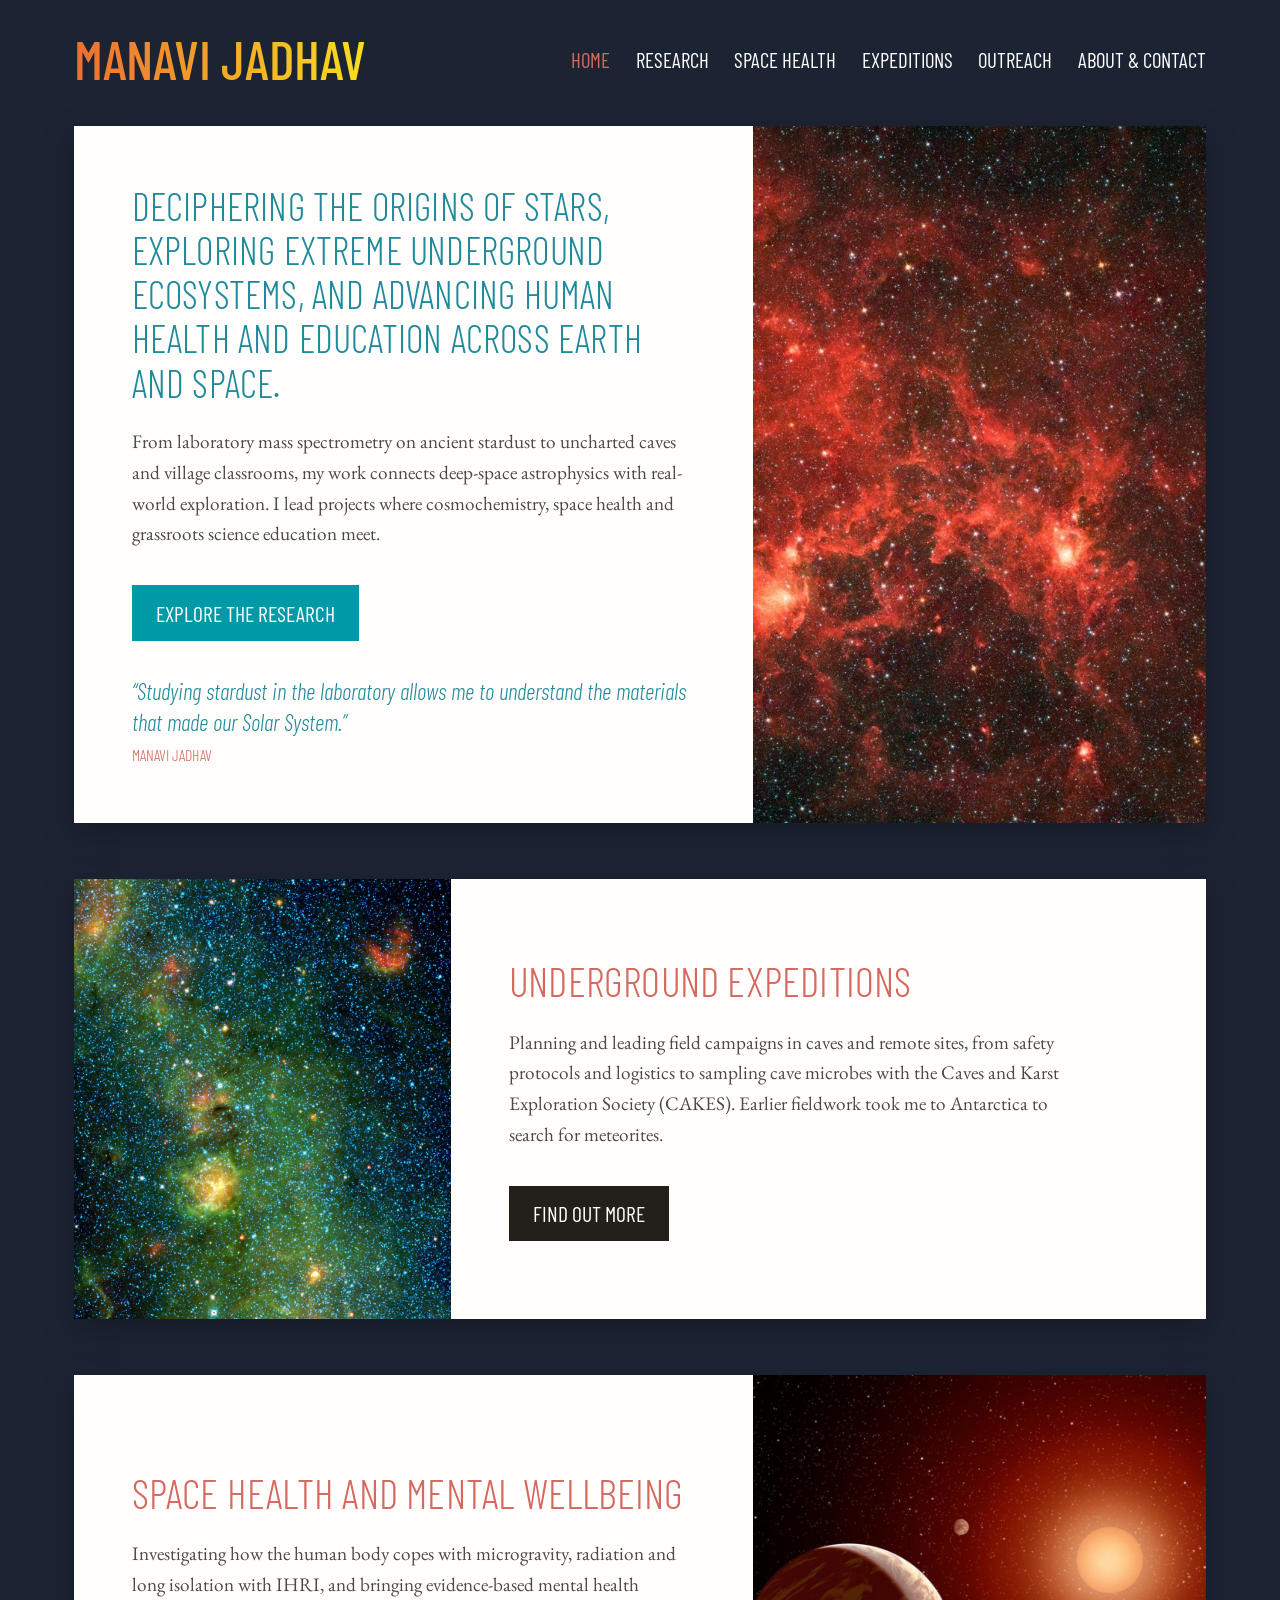
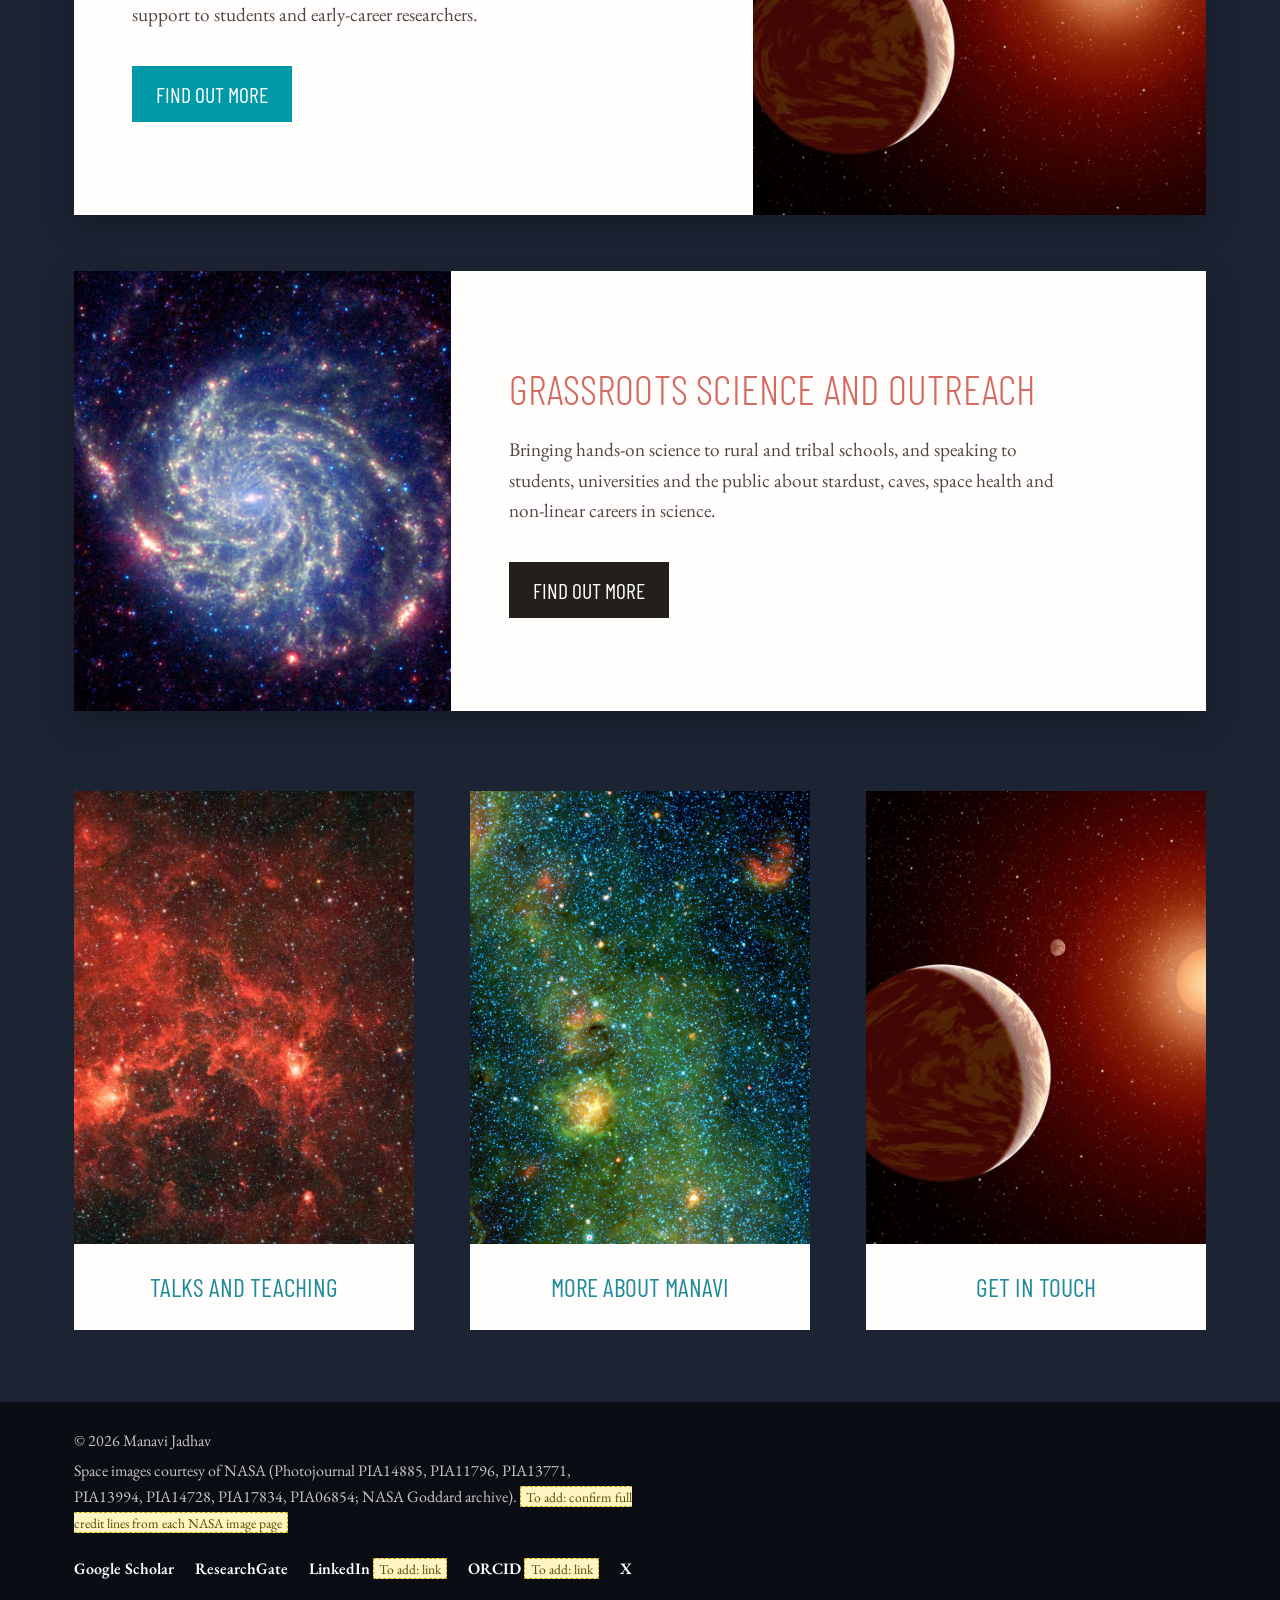
<file: index.html>
<!DOCTYPE html>
<!-- Placeholders for missing information are marked class="todo" / "todo-block" / "photo-todo". Search this file for "To add". -->
<html lang="en">
<head>
  <meta charset="utf-8">
  <meta name="viewport" content="width=device-width, initial-scale=1">
  <title>Dr. Manavi Jadhav | Cosmochemist, expedition scientist and space health researcher</title>
  <meta name="description" content="Dr. Manavi Jadhav studies stardust in meteorites, explores cave ecosystems, researches space health and brings science to rural and tribal schools.">
  <link rel="icon" href="data:image/svg+xml,<svg xmlns='http://www.w3.org/2000/svg' viewBox='0 0 100 100'><text y='.9em' font-size='90'>✦</text></svg>">
  <link rel="preconnect" href="https://fonts.googleapis.com">
  <link rel="preconnect" href="https://fonts.gstatic.com" crossorigin>
  <link href="https://fonts.googleapis.com/css2?family=Barlow+Condensed:ital,wght@0,300;0,400;0,500;1,300&family=EB+Garamond:ital,wght@0,400;0,600;1,400&display=swap" rel="stylesheet">
  <link rel="stylesheet" href="css/style.css">
</head>
<body>
  <header class="site-header">
    <a class="logo" href="index.html">Manavi Jadhav</a>
    <button class="nav-toggle" aria-expanded="false" aria-controls="site-nav">Menu</button>
    <nav class="nav" id="site-nav" aria-label="Main">
      <ul>
        <li><a href="index.html" aria-current="page">Home</a></li>
        <li><a href="research.html">Research</a></li>
        <li><a href="space-health.html">Space health</a></li>
        <li><a href="expeditions.html">Expeditions</a></li>
        <li><a href="outreach.html">Outreach</a></li>
        <li><a href="about.html">About &amp; contact</a></li>
      </ul>
    </nav>
  </header>

  <main>
    <div class="wrap">
    <section class="feature">
      <div class="feature-text">
        <h1>Deciphering the origins of stars, exploring extreme underground ecosystems, and advancing human health and education across Earth and space.</h1>
        <p>From laboratory mass spectrometry on ancient stardust to uncharted caves and village classrooms, my work connects deep-space astrophysics with real-world exploration. I lead projects where cosmochemistry, space health and grassroots science education meet.</p>
        <a class="button" href="research.html">Explore the research</a>
        <blockquote class="feature-quote">&ldquo;Studying stardust in the laboratory allows me to understand the materials that made our Solar System.&rdquo;<cite>Manavi Jadhav</cite></blockquote>
      </div>
      <div class="feature-media"><div class="cover"><img src="images/nebula-red.jpg" alt="Infrared image of glowing red gas clouds in a star-forming region of the Milky Way" style="object-position:40% 50%"></div></div>
    </section>
    <section class="feature flip">
      <div class="feature-text">
        <h2>Underground expeditions</h2>
        <p>Planning and leading field campaigns in caves and remote sites, from safety protocols and logistics to sampling cave microbes with the Caves and Karst Exploration Society (CAKES). Earlier fieldwork took me to Antarctica to search for meteorites.</p>
        <a class="button" href="expeditions.html">Find out more</a>
        
      </div>
      <div class="feature-media"><div class="cover"><img src="images/dust-clouds.jpg" alt="Field of stars with drifting clouds of cosmic dust" style="object-position:50% 40%"></div></div>
    </section>
    <section class="feature">
      <div class="feature-text">
        <h2>Space health and mental wellbeing</h2>
        <p>Investigating how the human body copes with microgravity, radiation and long isolation with IHRI, and bringing evidence-based mental health support to students and early-career researchers.</p>
        <a class="button" href="space-health.html">Find out more</a>
        
      </div>
      <div class="feature-media"><div class="cover"><img src="images/red-dwarf-planets.jpg" alt="Artist&#39;s illustration of planets orbiting a red star" style="object-position:18% 50%"></div></div>
    </section>
    <section class="feature flip">
      <div class="feature-text">
        <h2>Grassroots science and outreach</h2>
        <p>Bringing hands-on science to rural and tribal schools, and speaking to students, universities and the public about stardust, caves, space health and non-linear careers in science.</p>
        <a class="button" href="outreach.html">Find out more</a>
        
      </div>
      <div class="feature-media"><div class="cover"><img src="images/pinwheel-galaxy.jpg" alt="The Pinwheel spiral galaxy seen in infrared light" style="object-position:50% 50%"></div></div>
    </section>

      <div class="tiles">
        <a class="tile" href="outreach.html#speaking"><img src="images/nebula-red.jpg" alt="Infrared image of glowing red gas clouds in the Milky Way" style="object-position:40% 50%"><span>Talks and teaching</span></a>
        <a class="tile" href="about.html"><img src="images/dust-clouds.jpg" alt="Field of stars with drifting clouds of cosmic dust" style="object-position:50% 40%"><span>More about Manavi</span></a>
        <a class="tile" href="about.html#contact"><img src="images/red-dwarf-planets.jpg" alt="Artist&#39;s illustration of planets orbiting a red star" style="object-position:18% 50%"><span>Get in touch</span></a>
      </div>
    </div>
  </main>

  <footer class="site-footer">
    <div class="wrap">
      <div>
        <p>&copy; 2026 Manavi Jadhav</p>
        <p>Space images courtesy of NASA (Photojournal PIA14885, PIA11796, PIA13771, PIA13994, PIA14728, PIA17834, PIA06854; NASA Goddard archive). <span class="todo">To add: confirm full credit lines from each NASA image page</span></p>
      </div>
      <ul class="social">
        <li><a href="https://scholar.google.com/citations?user=lQFNreUAAAAJ">Google Scholar</a></li>
        <li><a href="https://www.researchgate.net/profile/Manavi-Jadhav">ResearchGate</a></li>
        <li><a href="#">LinkedIn</a> <span class="todo">To add: link</span></li>
        <li><a href="#">ORCID</a> <span class="todo">To add: link</span></li>
        <li><a href="https://x.com/manavijadhav">X</a></li>
      </ul>
    </div>
  </footer>
  <script src="js/main.js"></script>
</body>
</html>
</file>
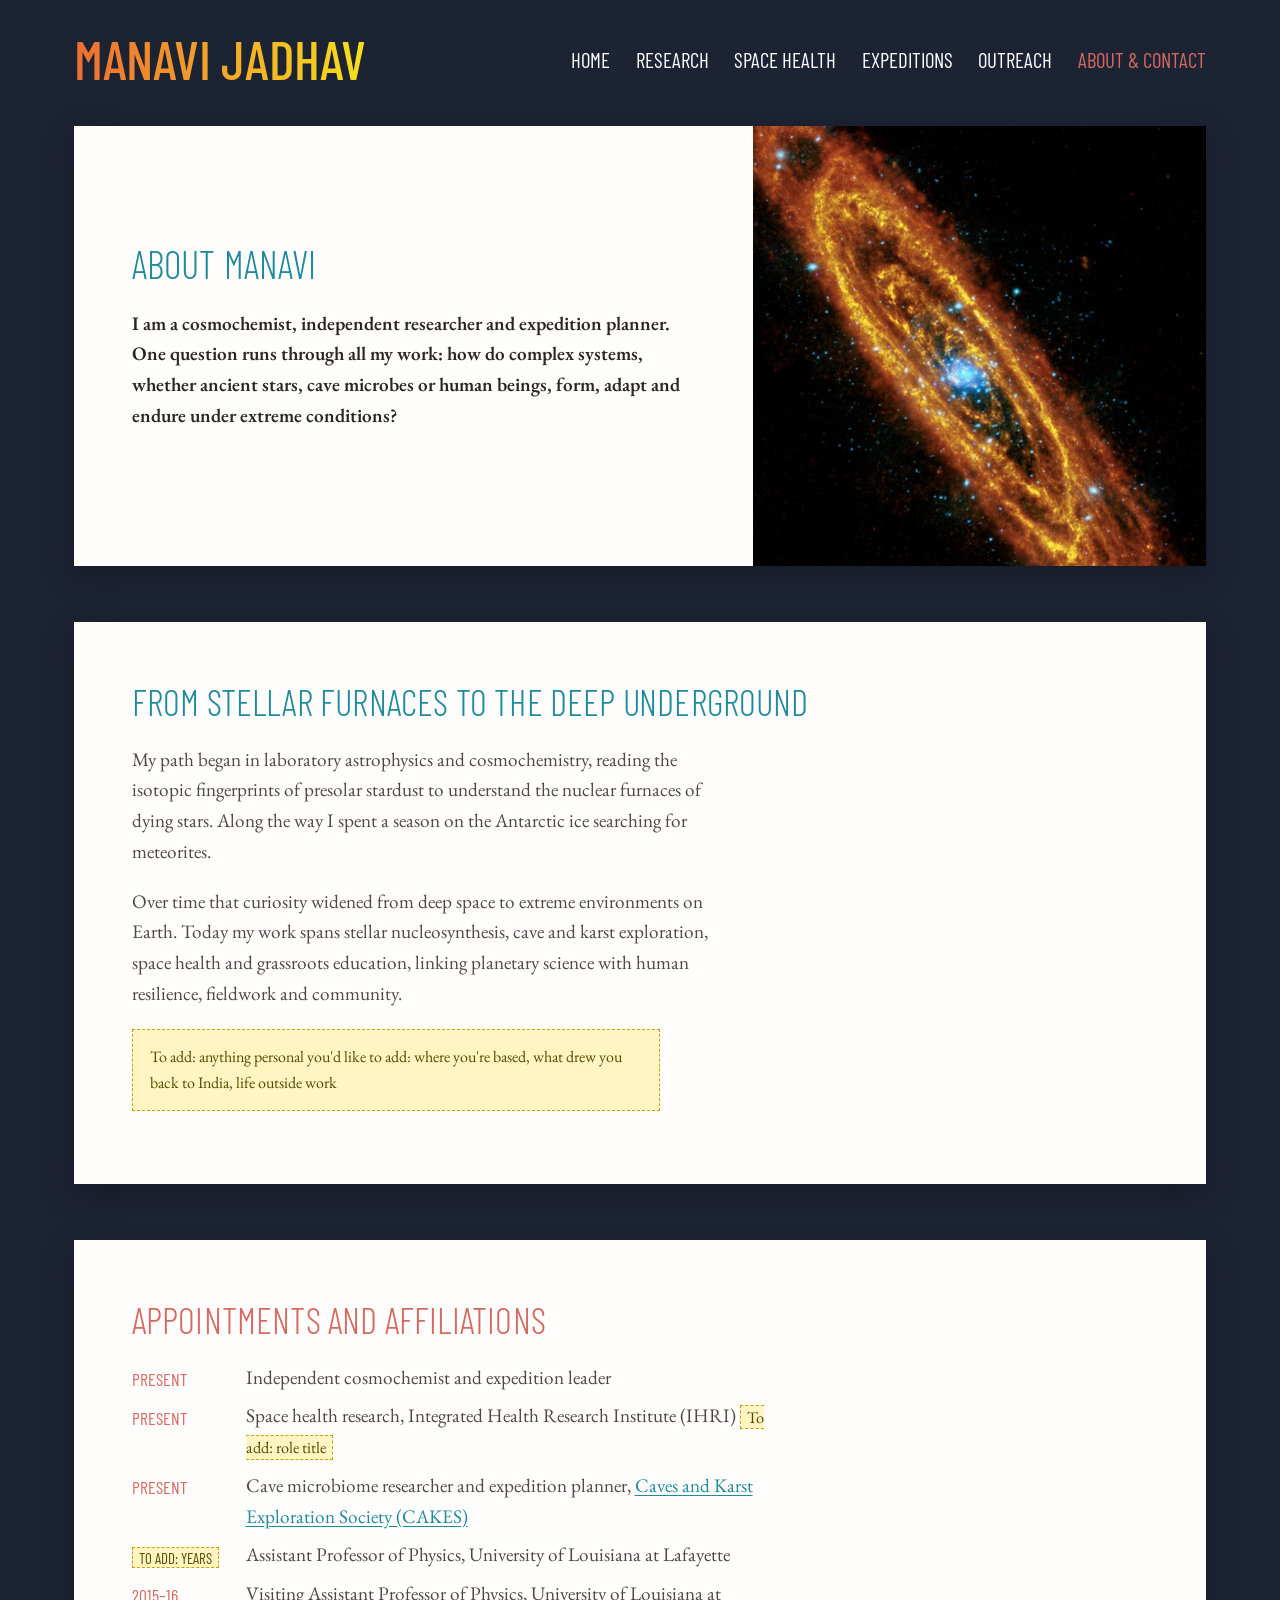
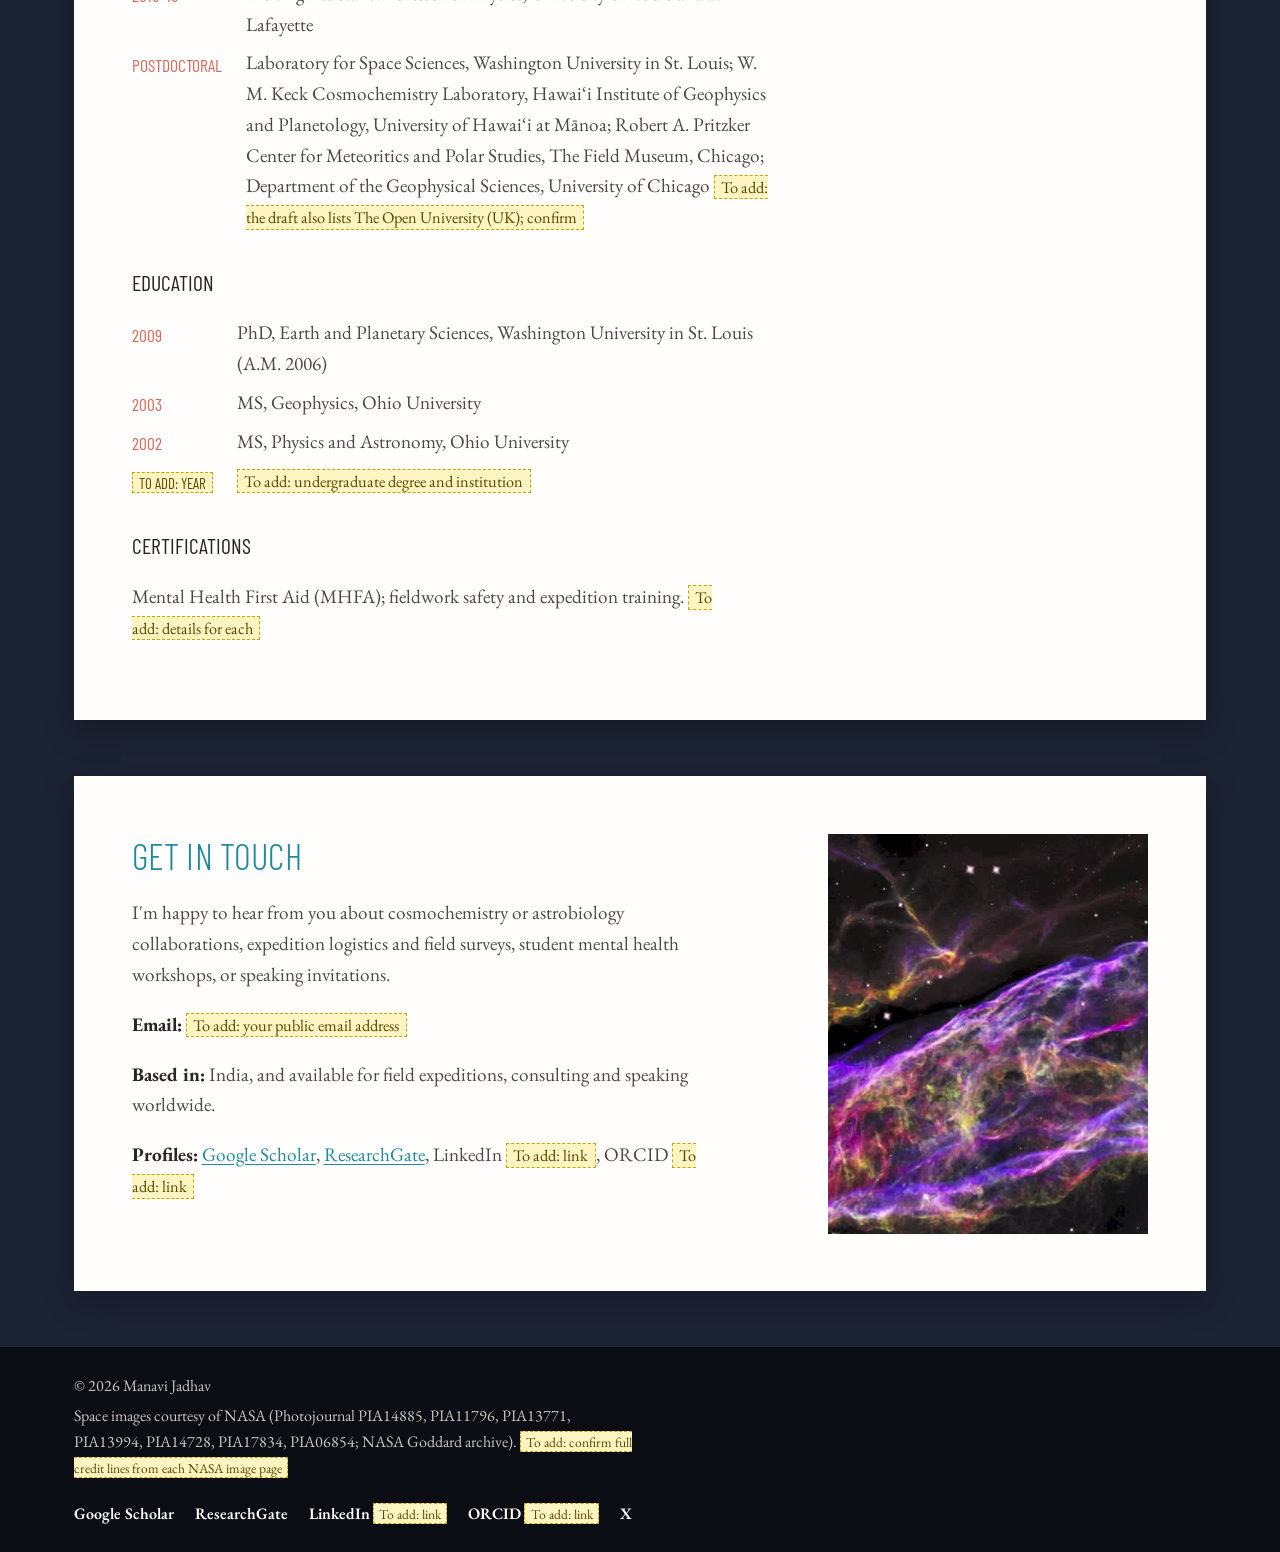
<file: about.html>
<!DOCTYPE html>
<!-- Placeholders for missing information are marked class="todo" / "todo-block" / "photo-todo". Search this file for "To add". -->
<html lang="en">
<head>
  <meta charset="utf-8">
  <meta name="viewport" content="width=device-width, initial-scale=1">
  <title>About and contact | Manavi Jadhav</title>
  <meta name="description" content="Background, appointments, education and contact details for Dr. Manavi Jadhav.">
  <link rel="icon" href="data:image/svg+xml,<svg xmlns='http://www.w3.org/2000/svg' viewBox='0 0 100 100'><text y='.9em' font-size='90'>✦</text></svg>">
  <link rel="preconnect" href="https://fonts.googleapis.com">
  <link rel="preconnect" href="https://fonts.gstatic.com" crossorigin>
  <link href="https://fonts.googleapis.com/css2?family=Barlow+Condensed:ital,wght@0,300;0,400;0,500;1,300&family=EB+Garamond:ital,wght@0,400;0,600;1,400&display=swap" rel="stylesheet">
  <link rel="stylesheet" href="css/style.css">
</head>
<body>
  <header class="site-header">
    <a class="logo" href="index.html">Manavi Jadhav</a>
    <button class="nav-toggle" aria-expanded="false" aria-controls="site-nav">Menu</button>
    <nav class="nav" id="site-nav" aria-label="Main">
      <ul>
        <li><a href="index.html">Home</a></li>
        <li><a href="research.html">Research</a></li>
        <li><a href="space-health.html">Space health</a></li>
        <li><a href="expeditions.html">Expeditions</a></li>
        <li><a href="outreach.html">Outreach</a></li>
        <li><a href="about.html" aria-current="page">About &amp; contact</a></li>
      </ul>
    </nav>
  </header>

  <main>
    <div class="wrap">
    <section class="feature">
      <div class="feature-text">
        <h1>About Manavi</h1>
        <p class="lede">I am a cosmochemist, independent researcher and expedition planner. One question runs through all my work: how do complex systems, whether ancient stars, cave microbes or human beings, form, adapt and endure under extreme conditions?</p>
        
        
      </div>
      <div class="feature-media"><div class="cover"><img src="images/andromeda.jpg" alt="The Andromeda galaxy seen in infrared light" style="object-position:50% 40%"></div></div>
    </section>
    </div>
    <section class="topic" id="story">
      <div class="wrap">
        <div class="card ">
          <div>
            <h2>From stellar furnaces to the deep underground</h2>

          <p>My path began in laboratory astrophysics and cosmochemistry, reading the isotopic fingerprints of presolar stardust to understand the nuclear furnaces of dying stars. Along the way I spent a season on the Antarctic ice searching for meteorites.</p>
          <p>Over time that curiosity widened from deep space to extreme environments on Earth. Today my work spans stellar nucleosynthesis, cave and karst exploration, space health and grassroots education, linking planetary science with human resilience, fieldwork and community.</p>
          <span class="todo-block">To add: anything personal you'd like to add: where you're based, what drew you back to India, life outside work</span>

          </div>
          
        </div>
      </div>
    </section>
    <section class="topic" id="appointments">
      <div class="wrap">
        <div class="card ">
          <div>
            <h2>Appointments and affiliations</h2>

          <dl class="timeline">
            <dt>Present</dt><dd>Independent cosmochemist and expedition leader</dd>
            <dt>Present</dt><dd>Space health research, Integrated Health Research Institute (IHRI) <span class="todo">To add: role title</span></dd>
            <dt>Present</dt><dd>Cave microbiome researcher and expedition planner, <a href="https://cakes.org.in">Caves and Karst Exploration Society (CAKES)</a></dd>
            <dt><span class="todo">To add: years</span></dt><dd>Assistant Professor of Physics, University of Louisiana at Lafayette</dd>
            <dt>2015–16</dt><dd>Visiting Assistant Professor of Physics, University of Louisiana at Lafayette</dd>
            <dt>Postdoctoral</dt><dd>Laboratory for Space Sciences, Washington University in St. Louis; W. M. Keck Cosmochemistry Laboratory, Hawai‘i Institute of Geophysics and Planetology, University of Hawai‘i at Mānoa; Robert A. Pritzker Center for Meteoritics and Polar Studies, The Field Museum, Chicago; Department of the Geophysical Sciences, University of Chicago <span class="todo">To add: the draft also lists The Open University (UK); confirm</span></dd>
          </dl>
          <h3>Education</h3>
          <dl class="timeline">
            <dt>2009</dt><dd>PhD, Earth and Planetary Sciences, Washington University in St. Louis (A.M. 2006)</dd>
            <dt>2003</dt><dd>MS, Geophysics, Ohio University</dd>
            <dt>2002</dt><dd>MS, Physics and Astronomy, Ohio University</dd>
            <dt><span class="todo">To add: year</span></dt><dd><span class="todo">To add: undergraduate degree and institution</span></dd>
          </dl>
          <h3>Certifications</h3>
          <p>Mental Health First Aid (MHFA); fieldwork safety and expedition training. <span class="todo">To add: details for each</span></p>

          </div>
          
        </div>
      </div>
    </section>
    <section class="topic" id="contact">
      <div class="wrap">
        <div class="card topic-grid">
          <div>
            <h2>Get in touch</h2>

          <p>I'm happy to hear from you about cosmochemistry or astrobiology collaborations, expedition logistics and field surveys, student mental health workshops, or speaking invitations.</p>
          <p><strong>Email:</strong> <span class="todo">To add: your public email address</span></p>
          <p><strong>Based in:</strong> India, and available for field expeditions, consulting and speaking worldwide.</p>
          <p><strong>Profiles:</strong> <a href="https://scholar.google.com/citations?user=lQFNreUAAAAJ">Google Scholar</a>, <a href="https://www.researchgate.net/profile/Manavi-Jadhav">ResearchGate</a>, LinkedIn <span class="todo">To add: link</span>, ORCID <span class="todo">To add: link</span></p>

          </div>
          <aside><figure style="margin:0"><img src="images/veil-nebula.jpg" alt="Glowing filaments of the Veil Nebula supernova remnant" style="object-position:50% 50%"></figure></aside>
        </div>
      </div>
    </section>
  </main>

  <footer class="site-footer">
    <div class="wrap">
      <div>
        <p>&copy; 2026 Manavi Jadhav</p>
        <p>Space images courtesy of NASA (Photojournal PIA14885, PIA11796, PIA13771, PIA13994, PIA14728, PIA17834, PIA06854; NASA Goddard archive). <span class="todo">To add: confirm full credit lines from each NASA image page</span></p>
      </div>
      <ul class="social">
        <li><a href="https://scholar.google.com/citations?user=lQFNreUAAAAJ">Google Scholar</a></li>
        <li><a href="https://www.researchgate.net/profile/Manavi-Jadhav">ResearchGate</a></li>
        <li><a href="#">LinkedIn</a> <span class="todo">To add: link</span></li>
        <li><a href="#">ORCID</a> <span class="todo">To add: link</span></li>
        <li><a href="https://x.com/manavijadhav">X</a></li>
      </ul>
    </div>
  </footer>
  <script src="js/main.js"></script>
</body>
</html>
</file>
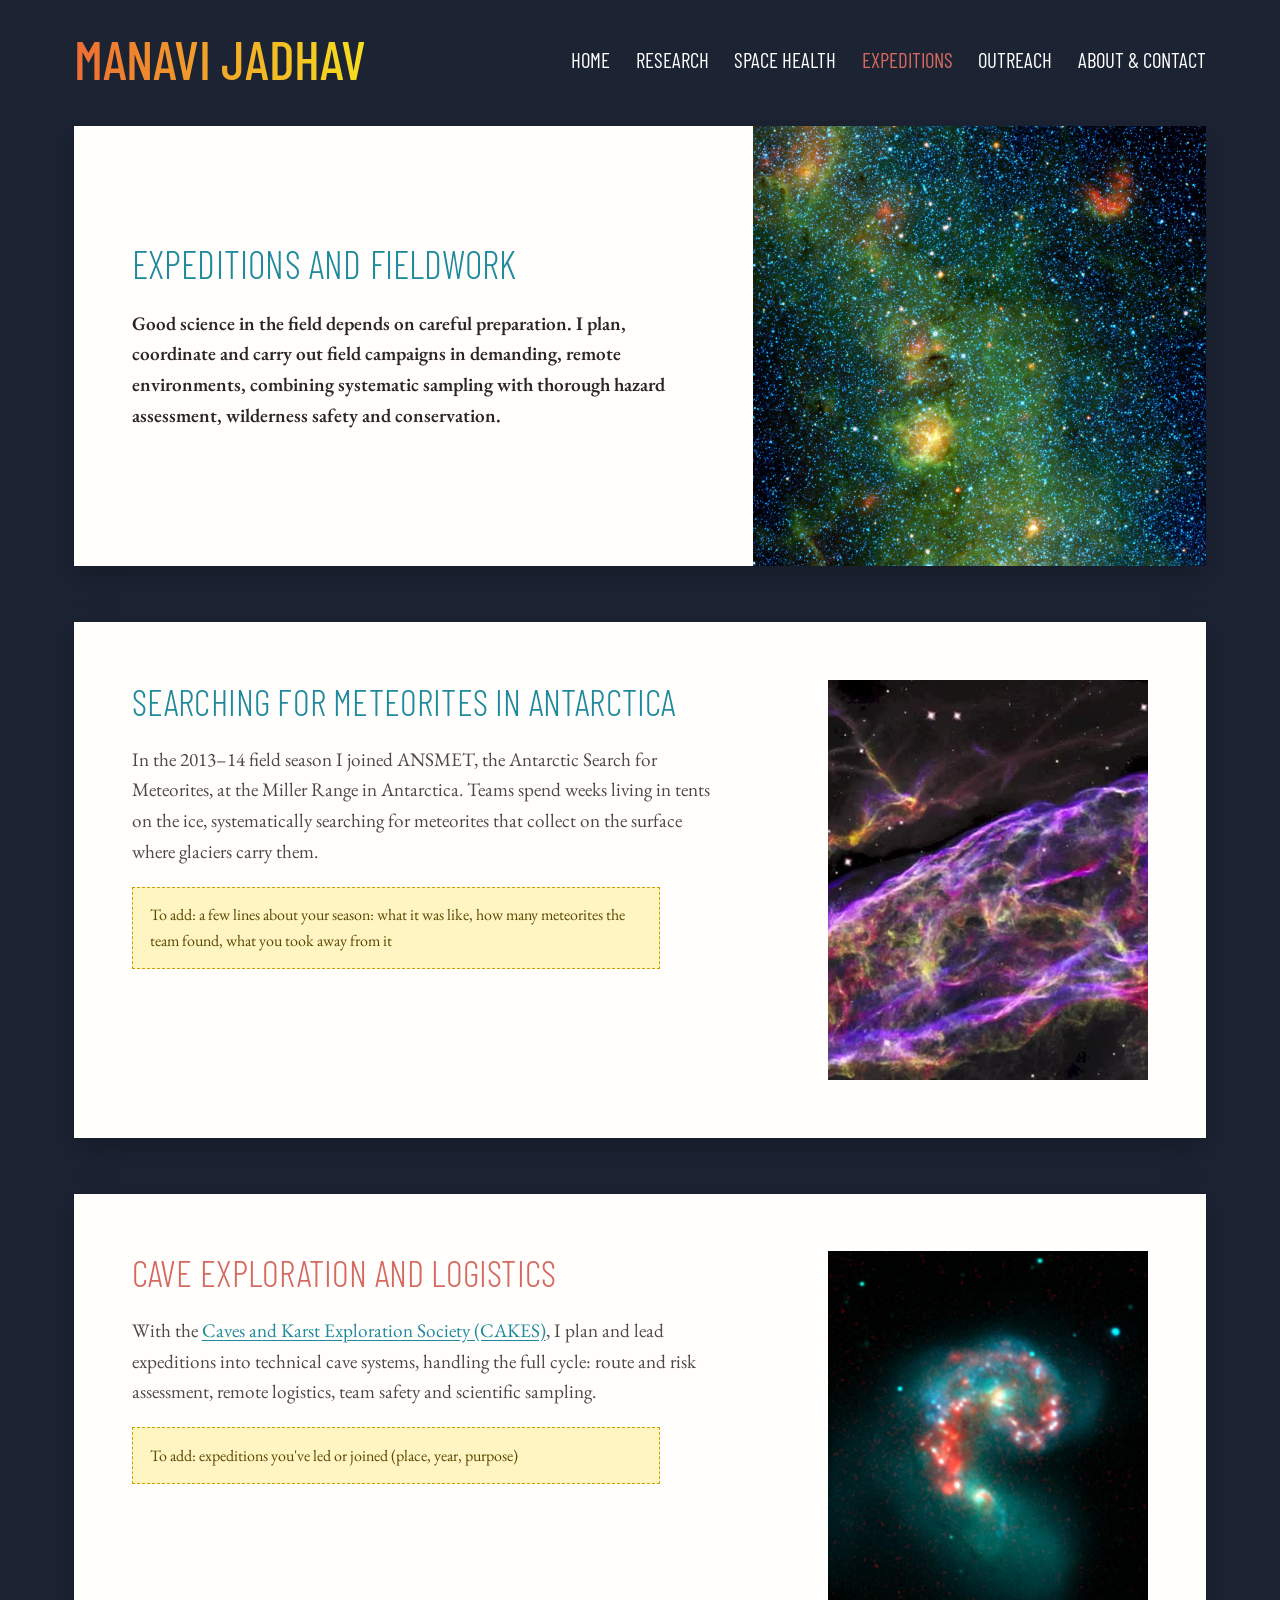
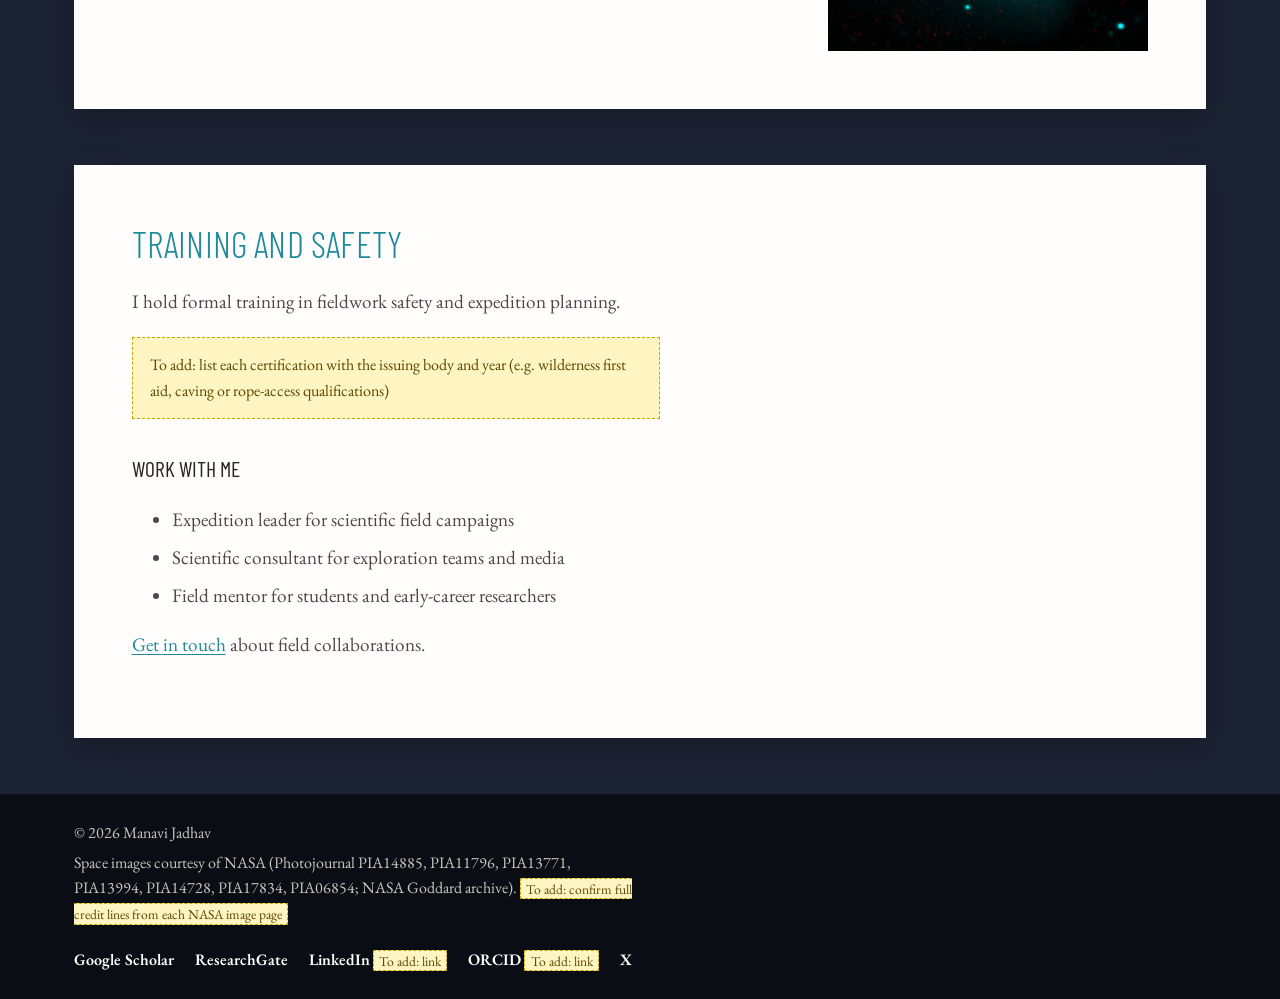
<file: expeditions.html>
<!DOCTYPE html>
<!-- Placeholders for missing information are marked class="todo" / "todo-block" / "photo-todo". Search this file for "To add". -->
<html lang="en">
<head>
  <meta charset="utf-8">
  <meta name="viewport" content="width=device-width, initial-scale=1">
  <title>Expeditions and fieldwork | Manavi Jadhav</title>
  <meta name="description" content="Cave expeditions, Antarctic meteorite searching, and field safety.">
  <link rel="icon" href="data:image/svg+xml,<svg xmlns='http://www.w3.org/2000/svg' viewBox='0 0 100 100'><text y='.9em' font-size='90'>✦</text></svg>">
  <link rel="preconnect" href="https://fonts.googleapis.com">
  <link rel="preconnect" href="https://fonts.gstatic.com" crossorigin>
  <link href="https://fonts.googleapis.com/css2?family=Barlow+Condensed:ital,wght@0,300;0,400;0,500;1,300&family=EB+Garamond:ital,wght@0,400;0,600;1,400&display=swap" rel="stylesheet">
  <link rel="stylesheet" href="css/style.css">
</head>
<body>
  <header class="site-header">
    <a class="logo" href="index.html">Manavi Jadhav</a>
    <button class="nav-toggle" aria-expanded="false" aria-controls="site-nav">Menu</button>
    <nav class="nav" id="site-nav" aria-label="Main">
      <ul>
        <li><a href="index.html">Home</a></li>
        <li><a href="research.html">Research</a></li>
        <li><a href="space-health.html">Space health</a></li>
        <li><a href="expeditions.html" aria-current="page">Expeditions</a></li>
        <li><a href="outreach.html">Outreach</a></li>
        <li><a href="about.html">About &amp; contact</a></li>
      </ul>
    </nav>
  </header>

  <main>
    <div class="wrap">
    <section class="feature">
      <div class="feature-text">
        <h1>Expeditions and fieldwork</h1>
        <p class="lede">Good science in the field depends on careful preparation. I plan, coordinate and carry out field campaigns in demanding, remote environments, combining systematic sampling with thorough hazard assessment, wilderness safety and conservation.</p>
        
        
      </div>
      <div class="feature-media"><div class="cover"><img src="images/dust-clouds.jpg" alt="Field of stars with drifting clouds of cosmic dust" style="object-position:50% 40%"></div></div>
    </section>
    </div>
    <section class="topic" id="antarctica">
      <div class="wrap">
        <div class="card topic-grid">
          <div>
            <h2>Searching for meteorites in Antarctica</h2>

          <p>In the 2013–14 field season I joined ANSMET, the Antarctic Search for Meteorites, at the Miller Range in Antarctica. Teams spend weeks living in tents on the ice, systematically searching for meteorites that collect on the surface where glaciers carry them.</p>
          <span class="todo-block">To add: a few lines about your season: what it was like, how many meteorites the team found, what you took away from it</span>

          </div>
          <aside><figure style="margin:0"><img src="images/veil-nebula.jpg" alt="Glowing filaments of the Veil Nebula supernova remnant" style="object-position:60% 50%"></figure></aside>
        </div>
      </div>
    </section>
    <section class="topic" id="caving">
      <div class="wrap">
        <div class="card topic-grid">
          <div>
            <h2>Cave exploration and logistics</h2>

          <p>With the <a href="https://cakes.org.in">Caves and Karst Exploration Society (CAKES)</a>, I plan and lead expeditions into technical cave systems, handling the full cycle: route and risk assessment, remote logistics, team safety and scientific sampling.</p>
          <span class="todo-block">To add: expeditions you've led or joined (place, year, purpose)</span>

          </div>
          <aside><figure style="margin:0"><img src="images/antennae-galaxies.jpg" alt="Two colliding galaxies known as the Antennae" style="object-position:50% 50%"></figure></aside>
        </div>
      </div>
    </section>
    <section class="topic" id="certifications">
      <div class="wrap">
        <div class="card ">
          <div>
            <h2>Training and safety</h2>

          <p>I hold formal training in fieldwork safety and expedition planning.</p>
          <span class="todo-block">To add: list each certification with the issuing body and year (e.g. wilderness first aid, caving or rope-access qualifications)</span>
          <h3>Work with me</h3>
          <ul>
            <li>Expedition leader for scientific field campaigns</li>
            <li>Scientific consultant for exploration teams and media</li>
            <li>Field mentor for students and early-career researchers</li>
          </ul>
          <p><a href="about.html#contact">Get in touch</a> about field collaborations.</p>

          </div>
          
        </div>
      </div>
    </section>
  </main>

  <footer class="site-footer">
    <div class="wrap">
      <div>
        <p>&copy; 2026 Manavi Jadhav</p>
        <p>Space images courtesy of NASA (Photojournal PIA14885, PIA11796, PIA13771, PIA13994, PIA14728, PIA17834, PIA06854; NASA Goddard archive). <span class="todo">To add: confirm full credit lines from each NASA image page</span></p>
      </div>
      <ul class="social">
        <li><a href="https://scholar.google.com/citations?user=lQFNreUAAAAJ">Google Scholar</a></li>
        <li><a href="https://www.researchgate.net/profile/Manavi-Jadhav">ResearchGate</a></li>
        <li><a href="#">LinkedIn</a> <span class="todo">To add: link</span></li>
        <li><a href="#">ORCID</a> <span class="todo">To add: link</span></li>
        <li><a href="https://x.com/manavijadhav">X</a></li>
      </ul>
    </div>
  </footer>
  <script src="js/main.js"></script>
</body>
</html>
</file>
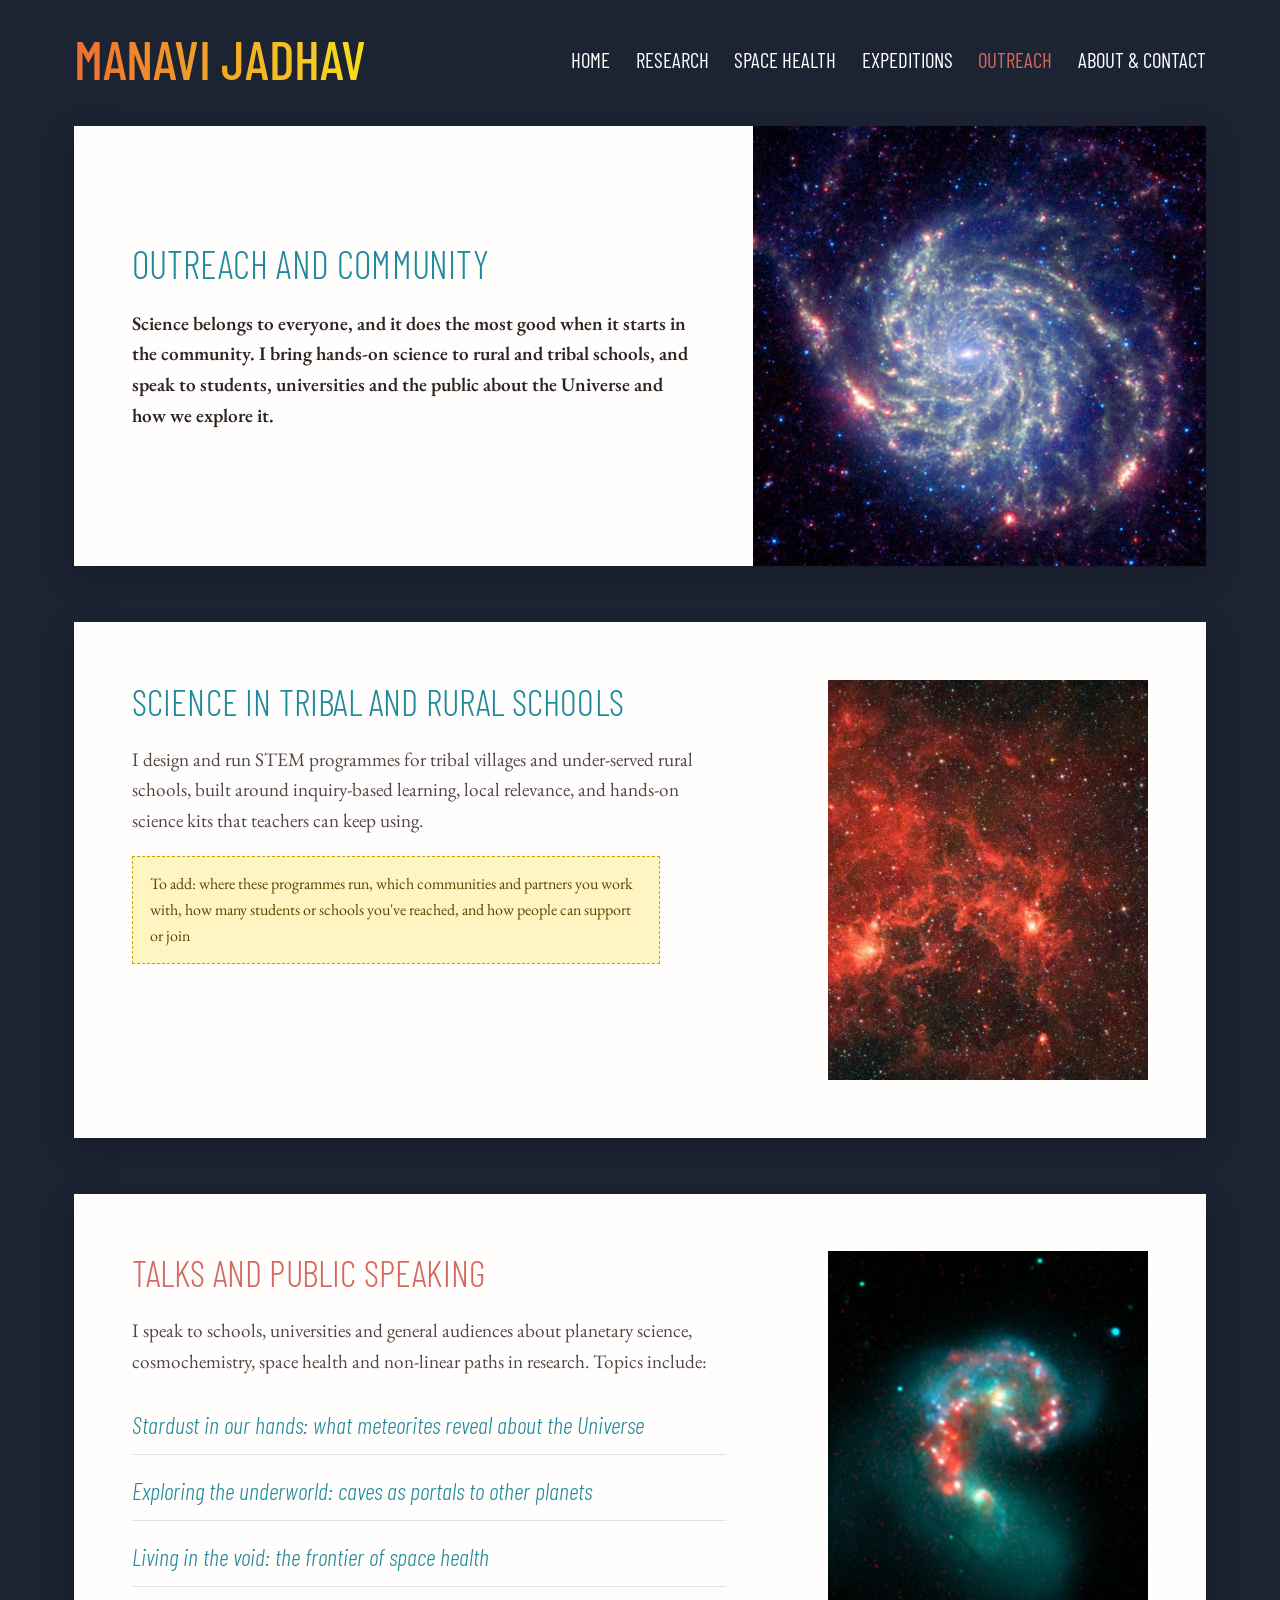
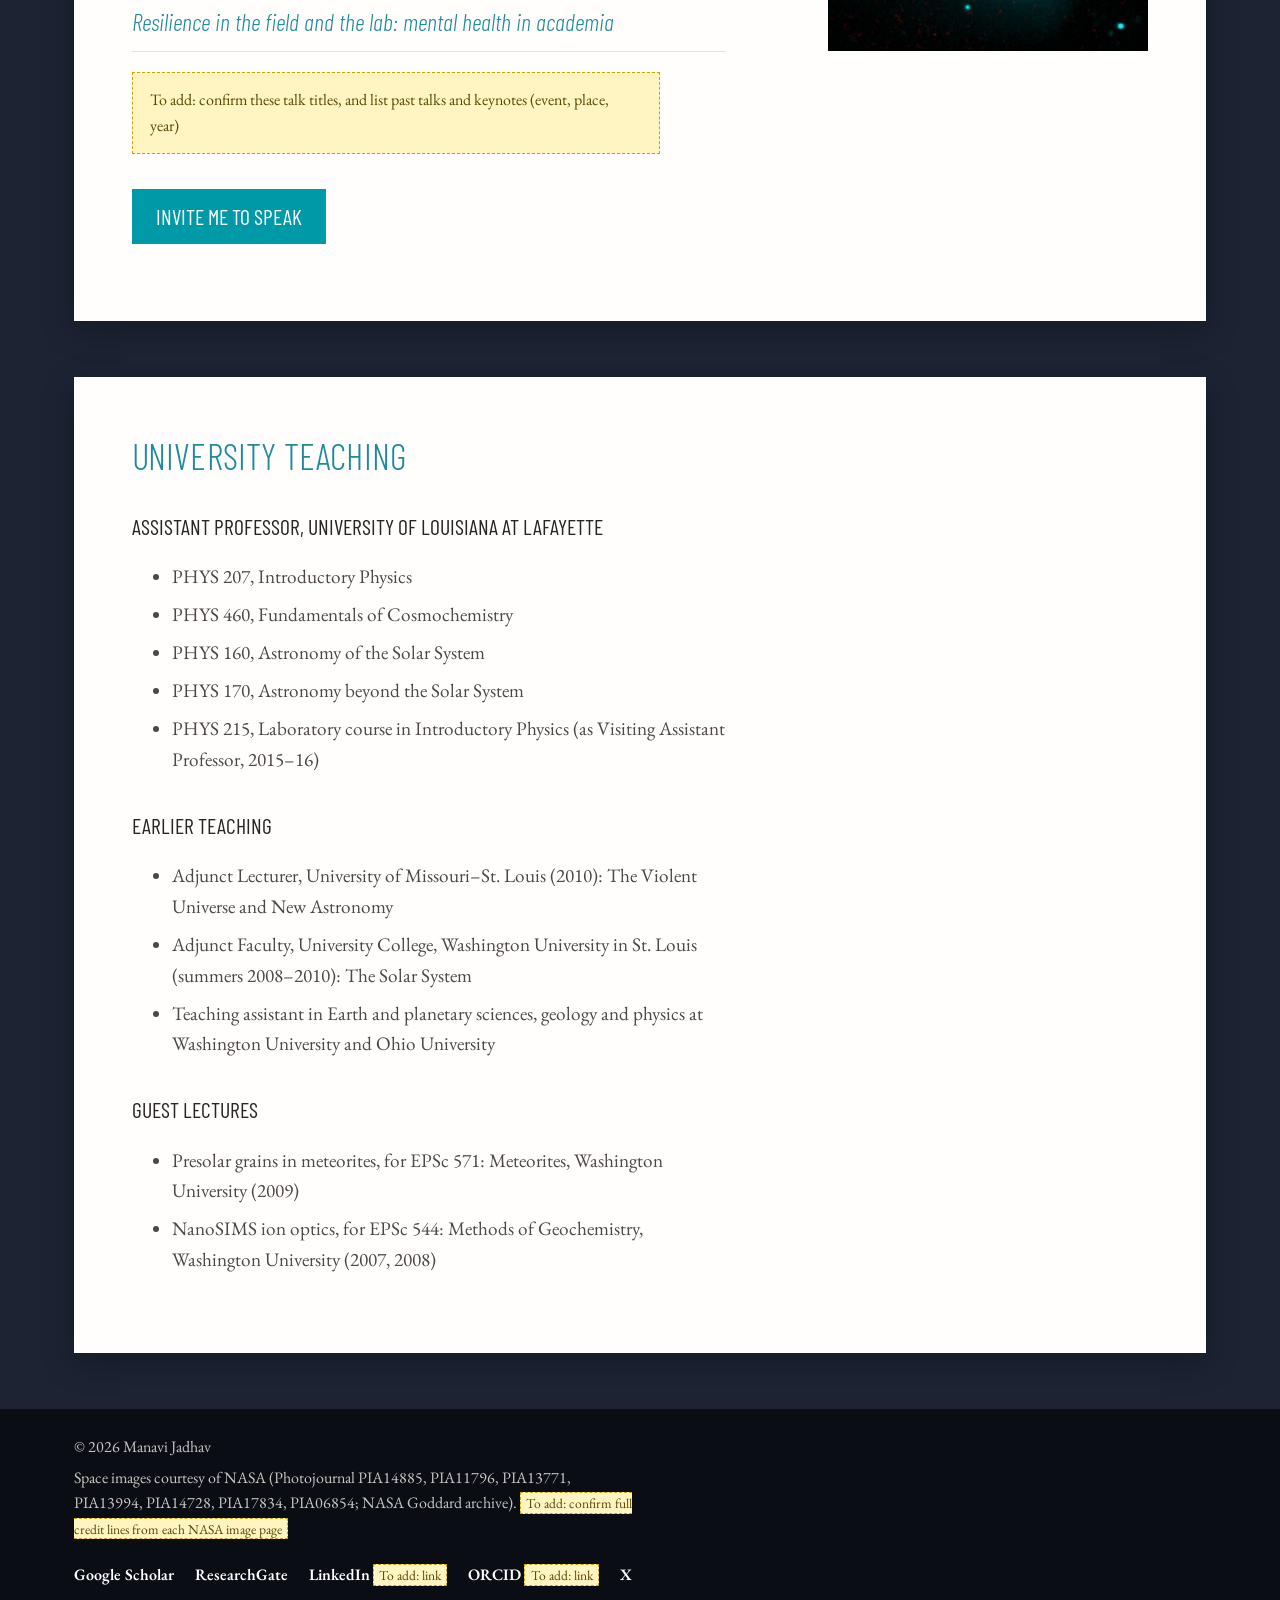
<file: outreach.html>
<!DOCTYPE html>
<!-- Placeholders for missing information are marked class="todo" / "todo-block" / "photo-todo". Search this file for "To add". -->
<html lang="en">
<head>
  <meta charset="utf-8">
  <meta name="viewport" content="width=device-width, initial-scale=1">
  <title>Outreach and community | Manavi Jadhav</title>
  <meta name="description" content="STEM programmes for tribal and rural schools, public talks and university teaching.">
  <link rel="icon" href="data:image/svg+xml,<svg xmlns='http://www.w3.org/2000/svg' viewBox='0 0 100 100'><text y='.9em' font-size='90'>✦</text></svg>">
  <link rel="preconnect" href="https://fonts.googleapis.com">
  <link rel="preconnect" href="https://fonts.gstatic.com" crossorigin>
  <link href="https://fonts.googleapis.com/css2?family=Barlow+Condensed:ital,wght@0,300;0,400;0,500;1,300&family=EB+Garamond:ital,wght@0,400;0,600;1,400&display=swap" rel="stylesheet">
  <link rel="stylesheet" href="css/style.css">
</head>
<body>
  <header class="site-header">
    <a class="logo" href="index.html">Manavi Jadhav</a>
    <button class="nav-toggle" aria-expanded="false" aria-controls="site-nav">Menu</button>
    <nav class="nav" id="site-nav" aria-label="Main">
      <ul>
        <li><a href="index.html">Home</a></li>
        <li><a href="research.html">Research</a></li>
        <li><a href="space-health.html">Space health</a></li>
        <li><a href="expeditions.html">Expeditions</a></li>
        <li><a href="outreach.html" aria-current="page">Outreach</a></li>
        <li><a href="about.html">About &amp; contact</a></li>
      </ul>
    </nav>
  </header>

  <main>
    <div class="wrap">
    <section class="feature">
      <div class="feature-text">
        <h1>Outreach and community</h1>
        <p class="lede">Science belongs to everyone, and it does the most good when it starts in the community. I bring hands-on science to rural and tribal schools, and speak to students, universities and the public about the Universe and how we explore it.</p>
        
        
      </div>
      <div class="feature-media"><div class="cover"><img src="images/pinwheel-galaxy.jpg" alt="The Pinwheel spiral galaxy seen in infrared light" style="object-position:50% 50%"></div></div>
    </section>
    </div>
    <section class="topic" id="tribal-stem">
      <div class="wrap">
        <div class="card topic-grid">
          <div>
            <h2>Science in tribal and rural schools</h2>

          <p>I design and run STEM programmes for tribal villages and under-served rural schools, built around inquiry-based learning, local relevance, and hands-on science kits that teachers can keep using.</p>
          <span class="todo-block">To add: where these programmes run, which communities and partners you work with, how many students or schools you've reached, and how people can support or join</span>

          </div>
          <aside><figure style="margin:0"><img src="images/nebula-red.jpg" alt="Infrared image of glowing red gas clouds in the Milky Way" style="object-position:40% 50%"></figure></aside>
        </div>
      </div>
    </section>
    <section class="topic" id="speaking">
      <div class="wrap">
        <div class="card topic-grid">
          <div>
            <h2>Talks and public speaking</h2>

          <p>I speak to schools, universities and general audiences about planetary science, cosmochemistry, space health and non-linear paths in research. Topics include:</p>
          <ul class="talks">
            <li>Stardust in our hands: what meteorites reveal about the Universe</li>
            <li>Exploring the underworld: caves as portals to other planets</li>
            <li>Living in the void: the frontier of space health</li>
            <li>Resilience in the field and the lab: mental health in academia</li>
          </ul>
          <span class="todo-block">To add: confirm these talk titles, and list past talks and keynotes (event, place, year)</span>
          <p><a class="button" href="about.html#contact">Invite me to speak</a></p>

          </div>
          <aside><figure style="margin:0"><img src="images/antennae-galaxies.jpg" alt="Two colliding galaxies known as the Antennae" style="object-position:50% 50%"></figure></aside>
        </div>
      </div>
    </section>
    <section class="topic" id="teaching">
      <div class="wrap">
        <div class="card ">
          <div>
            <h2>University teaching</h2>

          <h3>Assistant Professor, University of Louisiana at Lafayette</h3>
          <ul>
            <li>PHYS 207, Introductory Physics</li>
            <li>PHYS 460, Fundamentals of Cosmochemistry</li>
            <li>PHYS 160, Astronomy of the Solar System</li>
            <li>PHYS 170, Astronomy beyond the Solar System</li>
            <li>PHYS 215, Laboratory course in Introductory Physics (as Visiting Assistant Professor, 2015–16)</li>
          </ul>
          <h3>Earlier teaching</h3>
          <ul>
            <li>Adjunct Lecturer, University of Missouri–St. Louis (2010): The Violent Universe and New Astronomy</li>
            <li>Adjunct Faculty, University College, Washington University in St. Louis (summers 2008–2010): The Solar System</li>
            <li>Teaching assistant in Earth and planetary sciences, geology and physics at Washington University and Ohio University</li>
          </ul>
          <h3>Guest lectures</h3>
          <ul>
            <li>Presolar grains in meteorites, for EPSc 571: Meteorites, Washington University (2009)</li>
            <li>NanoSIMS ion optics, for EPSc 544: Methods of Geochemistry, Washington University (2007, 2008)</li>
          </ul>

          </div>
          
        </div>
      </div>
    </section>
  </main>

  <footer class="site-footer">
    <div class="wrap">
      <div>
        <p>&copy; 2026 Manavi Jadhav</p>
        <p>Space images courtesy of NASA (Photojournal PIA14885, PIA11796, PIA13771, PIA13994, PIA14728, PIA17834, PIA06854; NASA Goddard archive). <span class="todo">To add: confirm full credit lines from each NASA image page</span></p>
      </div>
      <ul class="social">
        <li><a href="https://scholar.google.com/citations?user=lQFNreUAAAAJ">Google Scholar</a></li>
        <li><a href="https://www.researchgate.net/profile/Manavi-Jadhav">ResearchGate</a></li>
        <li><a href="#">LinkedIn</a> <span class="todo">To add: link</span></li>
        <li><a href="#">ORCID</a> <span class="todo">To add: link</span></li>
        <li><a href="https://x.com/manavijadhav">X</a></li>
      </ul>
    </div>
  </footer>
  <script src="js/main.js"></script>
</body>
</html>
</file>
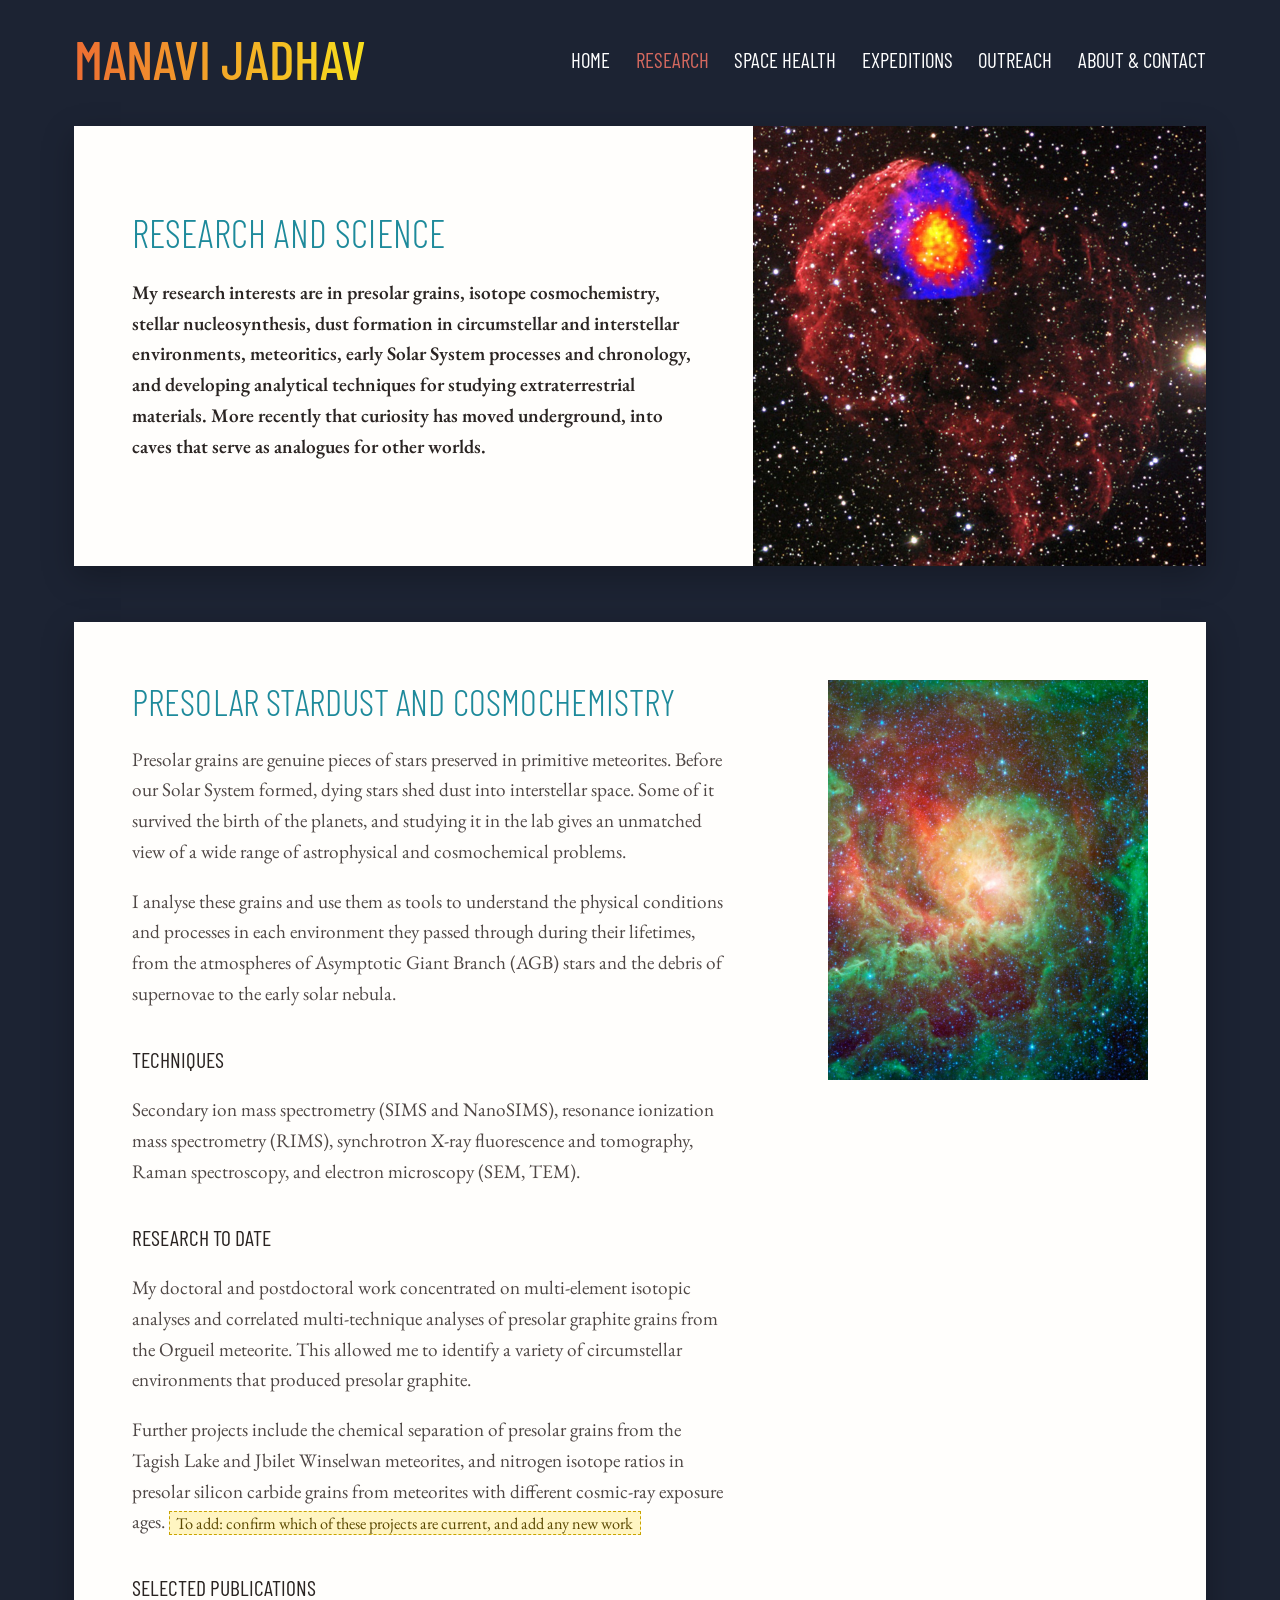
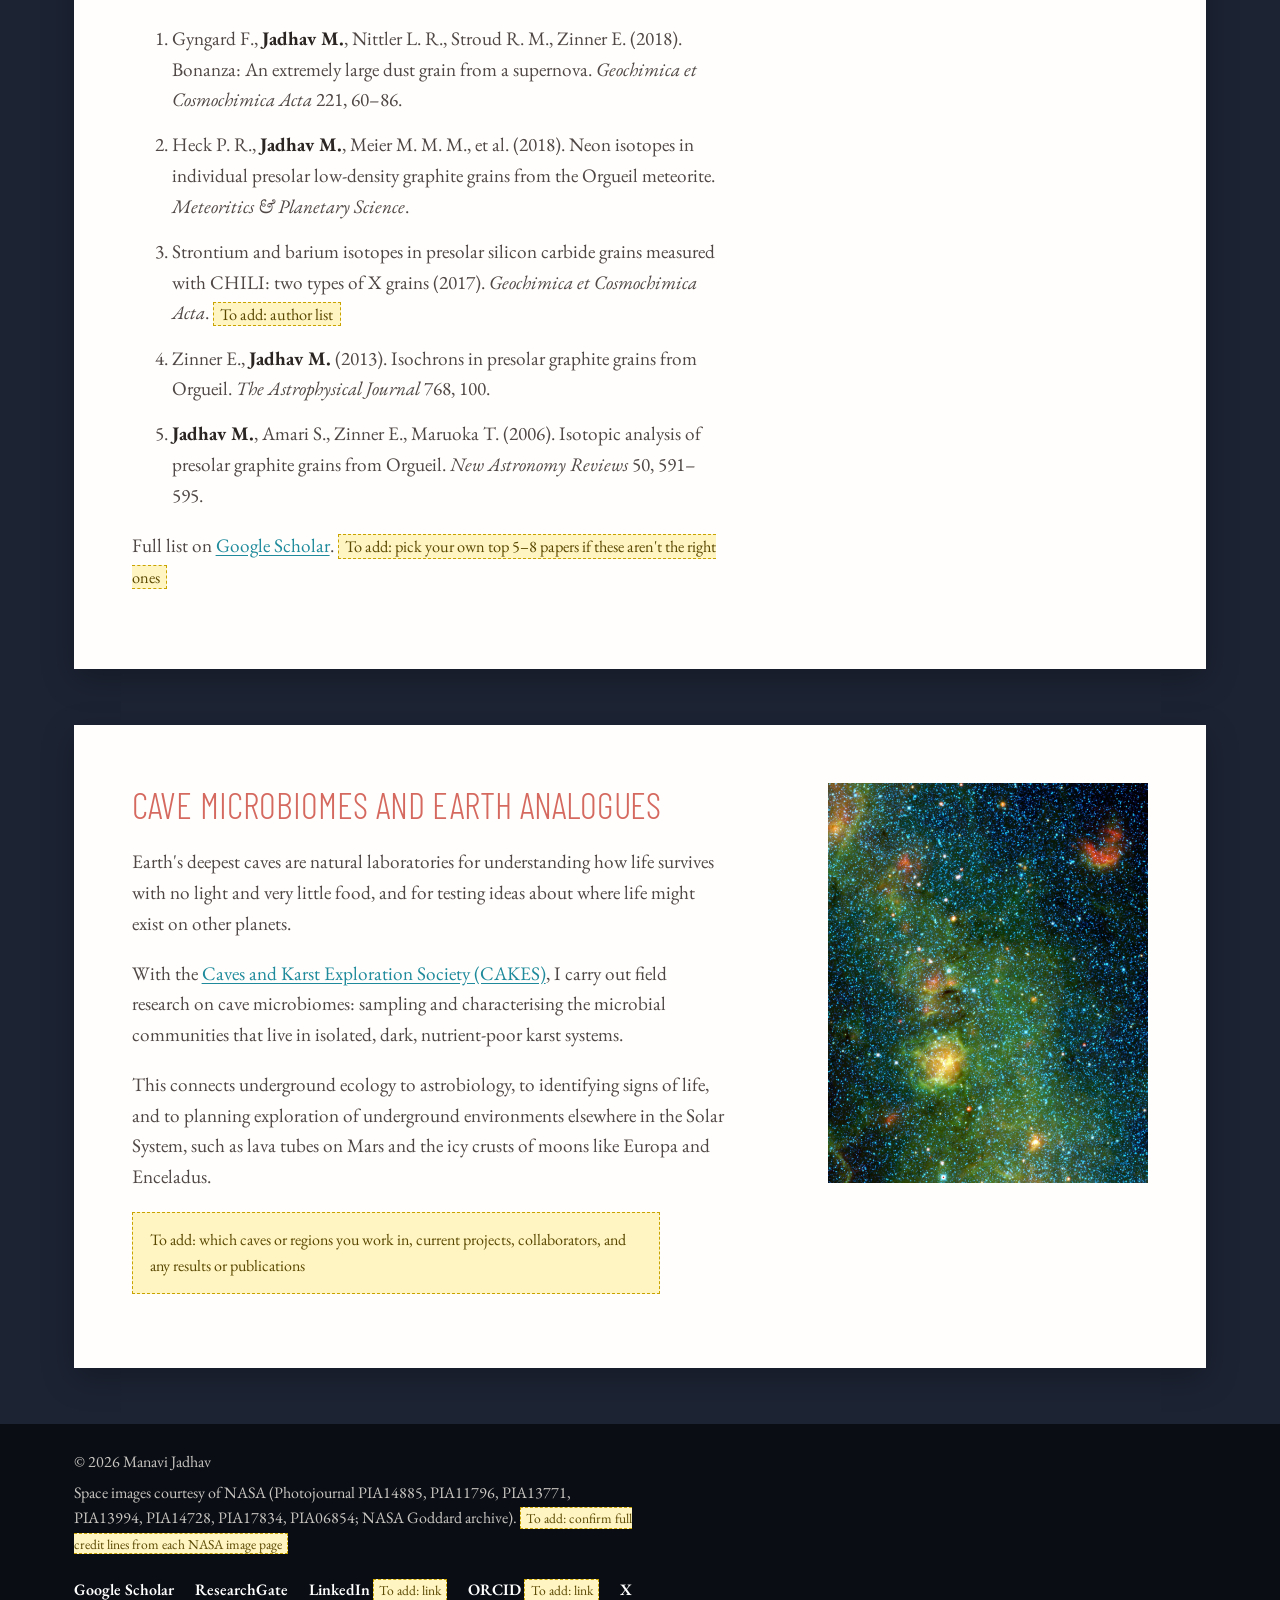
<file: research.html>
<!DOCTYPE html>
<!-- Placeholders for missing information are marked class="todo" / "todo-block" / "photo-todo". Search this file for "To add". -->
<html lang="en">
<head>
  <meta charset="utf-8">
  <meta name="viewport" content="width=device-width, initial-scale=1">
  <title>Research and science | Manavi Jadhav</title>
  <meta name="description" content="Presolar stardust, cosmochemistry and cave microbiomes as planetary analogues.">
  <link rel="icon" href="data:image/svg+xml,<svg xmlns='http://www.w3.org/2000/svg' viewBox='0 0 100 100'><text y='.9em' font-size='90'>✦</text></svg>">
  <link rel="preconnect" href="https://fonts.googleapis.com">
  <link rel="preconnect" href="https://fonts.gstatic.com" crossorigin>
  <link href="https://fonts.googleapis.com/css2?family=Barlow+Condensed:ital,wght@0,300;0,400;0,500;1,300&family=EB+Garamond:ital,wght@0,400;0,600;1,400&display=swap" rel="stylesheet">
  <link rel="stylesheet" href="css/style.css">
</head>
<body>
  <header class="site-header">
    <a class="logo" href="index.html">Manavi Jadhav</a>
    <button class="nav-toggle" aria-expanded="false" aria-controls="site-nav">Menu</button>
    <nav class="nav" id="site-nav" aria-label="Main">
      <ul>
        <li><a href="index.html">Home</a></li>
        <li><a href="research.html" aria-current="page">Research</a></li>
        <li><a href="space-health.html">Space health</a></li>
        <li><a href="expeditions.html">Expeditions</a></li>
        <li><a href="outreach.html">Outreach</a></li>
        <li><a href="about.html">About &amp; contact</a></li>
      </ul>
    </nav>
  </header>

  <main>
    <div class="wrap">
    <section class="feature">
      <div class="feature-text">
        <h1>Research and science</h1>
        <p class="lede">My research interests are in presolar grains, isotope cosmochemistry, stellar nucleosynthesis, dust formation in circumstellar and interstellar environments, meteoritics, early Solar System processes and chronology, and developing analytical techniques for studying extraterrestrial materials. More recently that curiosity has moved underground, into caves that serve as analogues for other worlds.</p>
        
        
      </div>
      <div class="feature-media"><div class="cover"><img src="images/supernova-remnant.jpg" alt="Supernova remnant: a shell of red gas with a bright blue and orange core" style="object-position:50% 50%"></div></div>
    </section>
    </div>
    <section class="topic" id="stardust">
      <div class="wrap">
        <div class="card topic-grid">
          <div>
            <h2>Presolar stardust and cosmochemistry</h2>

          <p>Presolar grains are genuine pieces of stars preserved in primitive meteorites. Before our Solar System formed, dying stars shed dust into interstellar space. Some of it survived the birth of the planets, and studying it in the lab gives an unmatched view of a wide range of astrophysical and cosmochemical problems.</p>
          <p>I analyse these grains and use them as tools to understand the physical conditions and processes in each environment they passed through during their lifetimes, from the atmospheres of Asymptotic Giant Branch (AGB) stars and the debris of supernovae to the early solar nebula.</p>
          <h3>Techniques</h3>
          <p>Secondary ion mass spectrometry (SIMS and NanoSIMS), resonance ionization mass spectrometry (RIMS), synchrotron X-ray fluorescence and tomography, Raman spectroscopy, and electron microscopy (SEM, TEM).</p>
          <h3>Research to date</h3>
          <p>My doctoral and postdoctoral work concentrated on multi-element isotopic analyses and correlated multi-technique analyses of presolar graphite grains from the Orgueil meteorite. This allowed me to identify a variety of circumstellar environments that produced presolar graphite.</p>
          <p>Further projects include the chemical separation of presolar grains from the Tagish Lake and Jbilet Winselwan meteorites, and nitrogen isotope ratios in presolar silicon carbide grains from meteorites with different cosmic-ray exposure ages. <span class="todo">To add: confirm which of these projects are current, and add any new work</span></p>
          <h3>Selected publications</h3>
          <ol class="pubs">
            <li>Gyngard F., <strong>Jadhav M.</strong>, Nittler L. R., Stroud R. M., Zinner E. (2018). Bonanza: An extremely large dust grain from a supernova. <em>Geochimica et Cosmochimica Acta</em> 221, 60–86.</li>
            <li>Heck P. R., <strong>Jadhav M.</strong>, Meier M. M. M., et al. (2018). Neon isotopes in individual presolar low-density graphite grains from the Orgueil meteorite. <em>Meteoritics &amp; Planetary Science</em>.</li>
            <li>Strontium and barium isotopes in presolar silicon carbide grains measured with CHILI: two types of X grains (2017). <em>Geochimica et Cosmochimica Acta</em>. <span class="todo">To add: author list</span></li>
            <li>Zinner E., <strong>Jadhav M.</strong> (2013). Isochrons in presolar graphite grains from Orgueil. <em>The Astrophysical Journal</em> 768, 100.</li>
            <li><strong>Jadhav M.</strong>, Amari S., Zinner E., Maruoka T. (2006). Isotopic analysis of presolar graphite grains from Orgueil. <em>New Astronomy Reviews</em> 50, 591–595.</li>
          </ol>
          <p>Full list on <a href="https://scholar.google.com/citations?user=lQFNreUAAAAJ">Google Scholar</a>. <span class="todo">To add: pick your own top 5–8 papers if these aren't the right ones</span></p>

          </div>
          <aside><figure style="margin:0"><img src="images/nebula-green.jpg" alt="Star-forming nebula glowing red and green in infrared light" style="object-position:50% 50%"></figure></aside>
        </div>
      </div>
    </section>
    <section class="topic" id="caves">
      <div class="wrap">
        <div class="card topic-grid">
          <div>
            <h2>Cave microbiomes and Earth analogues</h2>

          <p>Earth's deepest caves are natural laboratories for understanding how life survives with no light and very little food, and for testing ideas about where life might exist on other planets.</p>
          <p>With the <a href="https://cakes.org.in">Caves and Karst Exploration Society (CAKES)</a>, I carry out field research on cave microbiomes: sampling and characterising the microbial communities that live in isolated, dark, nutrient-poor karst systems.</p>
          <p>This connects underground ecology to astrobiology, to identifying signs of life, and to planning exploration of underground environments elsewhere in the Solar System, such as lava tubes on Mars and the icy crusts of moons like Europa and Enceladus.</p>
          <span class="todo-block">To add: which caves or regions you work in, current projects, collaborators, and any results or publications</span>

          </div>
          <aside><figure style="margin:0"><img src="images/dust-clouds.jpg" alt="Field of stars with drifting clouds of cosmic dust" style="object-position:50% 50%"></figure></aside>
        </div>
      </div>
    </section>
  </main>

  <footer class="site-footer">
    <div class="wrap">
      <div>
        <p>&copy; 2026 Manavi Jadhav</p>
        <p>Space images courtesy of NASA (Photojournal PIA14885, PIA11796, PIA13771, PIA13994, PIA14728, PIA17834, PIA06854; NASA Goddard archive). <span class="todo">To add: confirm full credit lines from each NASA image page</span></p>
      </div>
      <ul class="social">
        <li><a href="https://scholar.google.com/citations?user=lQFNreUAAAAJ">Google Scholar</a></li>
        <li><a href="https://www.researchgate.net/profile/Manavi-Jadhav">ResearchGate</a></li>
        <li><a href="#">LinkedIn</a> <span class="todo">To add: link</span></li>
        <li><a href="#">ORCID</a> <span class="todo">To add: link</span></li>
        <li><a href="https://x.com/manavijadhav">X</a></li>
      </ul>
    </div>
  </footer>
  <script src="js/main.js"></script>
</body>
</html>
</file>
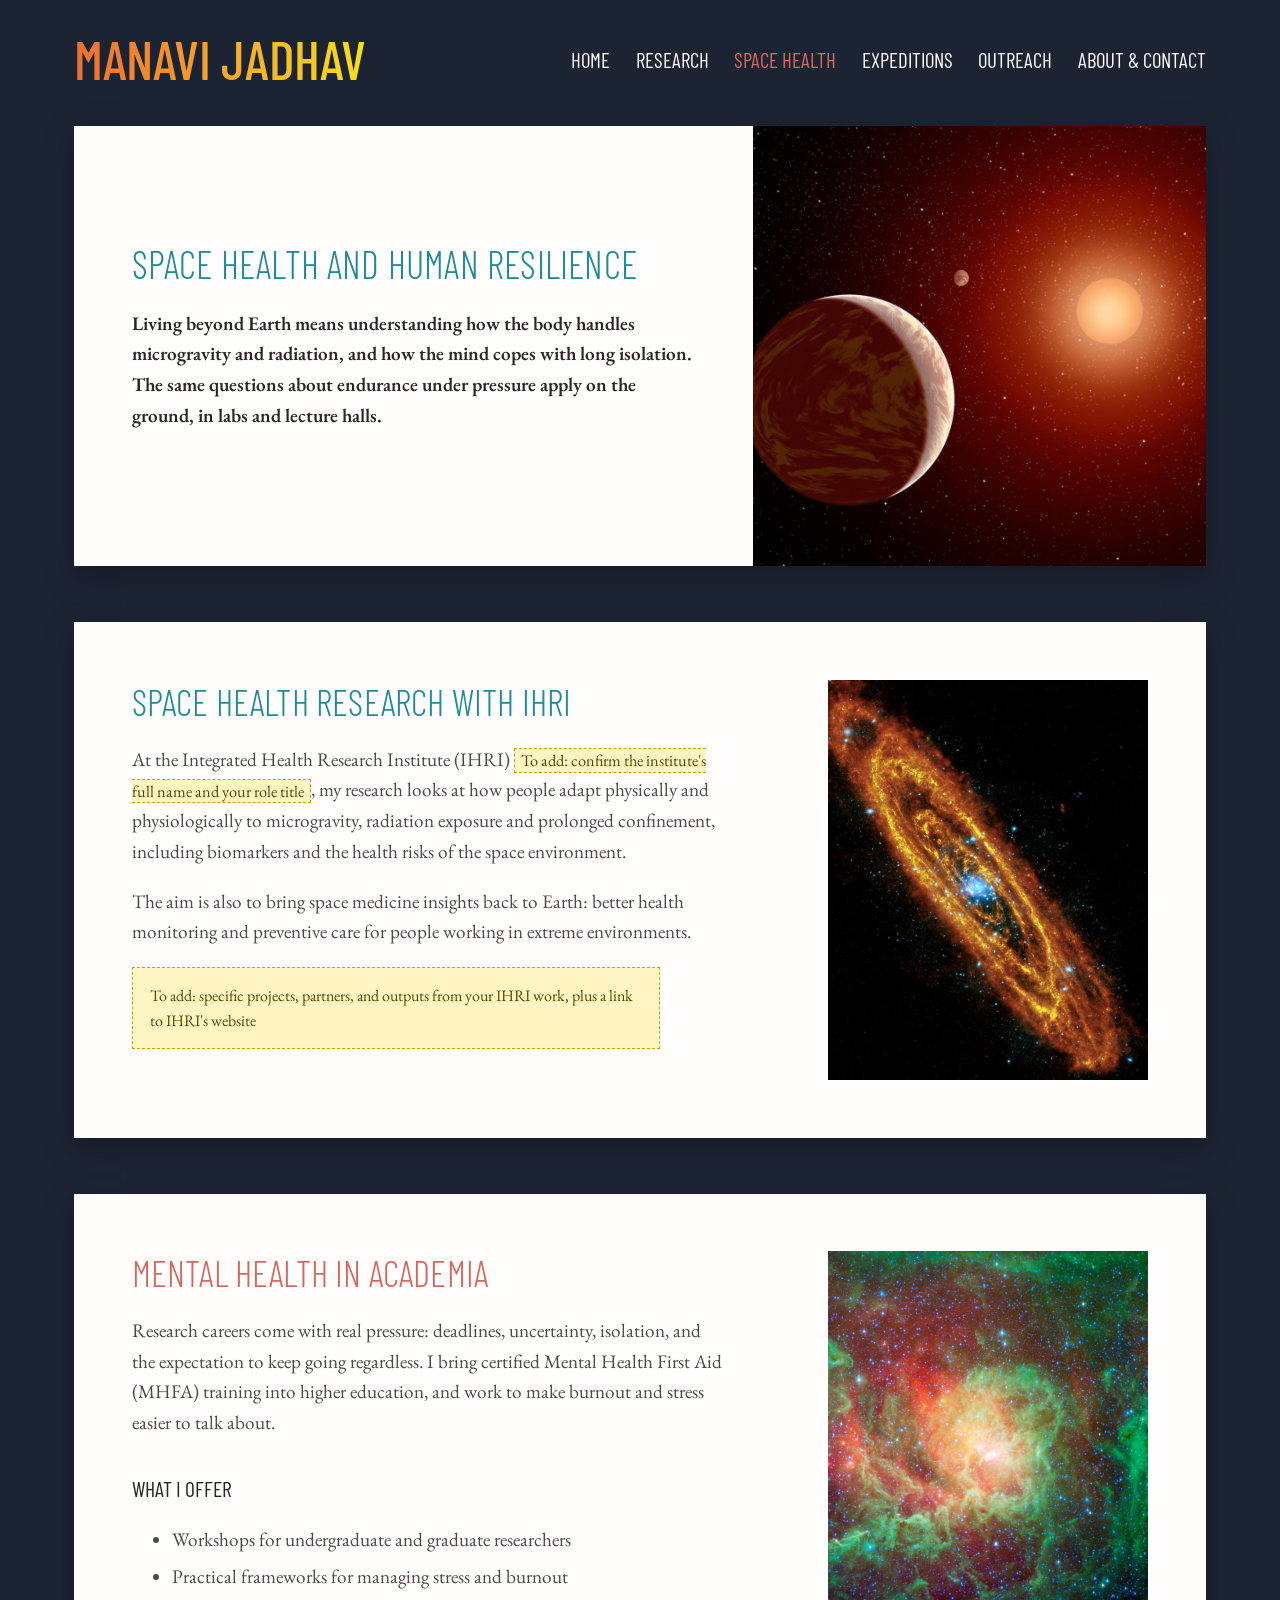
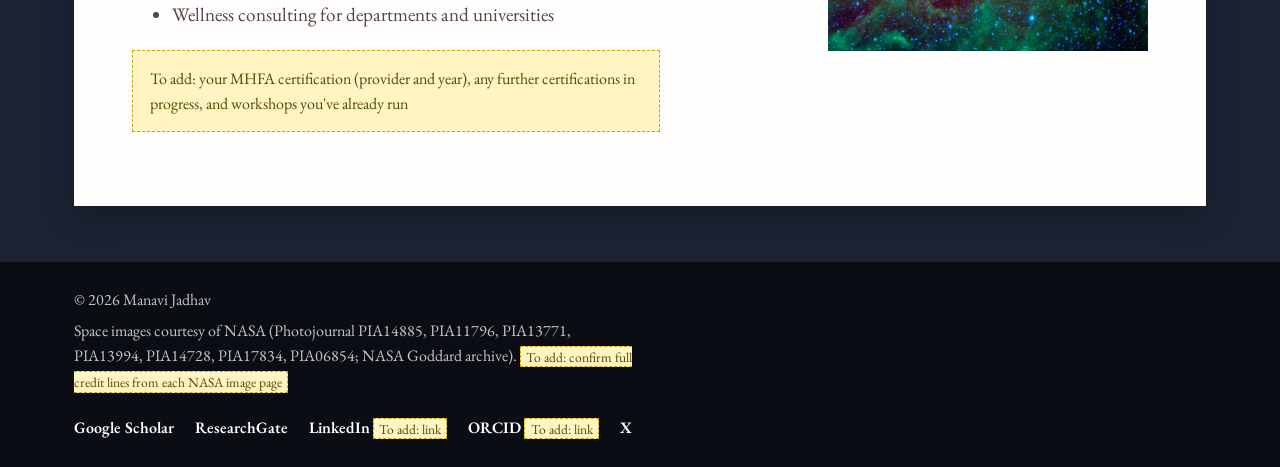
<file: space-health.html>
<!DOCTYPE html>
<!-- Placeholders for missing information are marked class="todo" / "todo-block" / "photo-todo". Search this file for "To add". -->
<html lang="en">
<head>
  <meta charset="utf-8">
  <meta name="viewport" content="width=device-width, initial-scale=1">
  <title>Space health and human resilience | Manavi Jadhav</title>
  <meta name="description" content="Space health research with IHRI and mental health advocacy in academia.">
  <link rel="icon" href="data:image/svg+xml,<svg xmlns='http://www.w3.org/2000/svg' viewBox='0 0 100 100'><text y='.9em' font-size='90'>✦</text></svg>">
  <link rel="preconnect" href="https://fonts.googleapis.com">
  <link rel="preconnect" href="https://fonts.gstatic.com" crossorigin>
  <link href="https://fonts.googleapis.com/css2?family=Barlow+Condensed:ital,wght@0,300;0,400;0,500;1,300&family=EB+Garamond:ital,wght@0,400;0,600;1,400&display=swap" rel="stylesheet">
  <link rel="stylesheet" href="css/style.css">
</head>
<body>
  <header class="site-header">
    <a class="logo" href="index.html">Manavi Jadhav</a>
    <button class="nav-toggle" aria-expanded="false" aria-controls="site-nav">Menu</button>
    <nav class="nav" id="site-nav" aria-label="Main">
      <ul>
        <li><a href="index.html">Home</a></li>
        <li><a href="research.html">Research</a></li>
        <li><a href="space-health.html" aria-current="page">Space health</a></li>
        <li><a href="expeditions.html">Expeditions</a></li>
        <li><a href="outreach.html">Outreach</a></li>
        <li><a href="about.html">About &amp; contact</a></li>
      </ul>
    </nav>
  </header>

  <main>
    <div class="wrap">
    <section class="feature">
      <div class="feature-text">
        <h1>Space health and human resilience</h1>
        <p class="lede">Living beyond Earth means understanding how the body handles microgravity and radiation, and how the mind copes with long isolation. The same questions about endurance under pressure apply on the ground, in labs and lecture halls.</p>
        
        
      </div>
      <div class="feature-media"><div class="cover"><img src="images/red-dwarf-planets.jpg" alt="Artist&#39;s illustration of planets orbiting a red star" style="object-position:18% 50%"></div></div>
    </section>
    </div>
    <section class="topic" id="ihri">
      <div class="wrap">
        <div class="card topic-grid">
          <div>
            <h2>Space health research with IHRI</h2>

          <p>At the Integrated Health Research Institute (IHRI) <span class="todo">To add: confirm the institute's full name and your role title</span>, my research looks at how people adapt physically and physiologically to microgravity, radiation exposure and prolonged confinement, including biomarkers and the health risks of the space environment.</p>
          <p>The aim is also to bring space medicine insights back to Earth: better health monitoring and preventive care for people working in extreme environments.</p>
          <span class="todo-block">To add: specific projects, partners, and outputs from your IHRI work, plus a link to IHRI's website</span>

          </div>
          <aside><figure style="margin:0"><img src="images/andromeda.jpg" alt="The Andromeda galaxy seen in infrared light" style="object-position:50% 50%"></figure></aside>
        </div>
      </div>
    </section>
    <section class="topic" id="mental-health">
      <div class="wrap">
        <div class="card topic-grid">
          <div>
            <h2>Mental health in academia</h2>

          <p>Research careers come with real pressure: deadlines, uncertainty, isolation, and the expectation to keep going regardless. I bring certified Mental Health First Aid (MHFA) training into higher education, and work to make burnout and stress easier to talk about.</p>
          <h3>What I offer</h3>
          <ul>
            <li>Workshops for undergraduate and graduate researchers</li>
            <li>Practical frameworks for managing stress and burnout</li>
            <li>Wellness consulting for departments and universities</li>
          </ul>
          <span class="todo-block">To add: your MHFA certification (provider and year), any further certifications in progress, and workshops you've already run</span>

          </div>
          <aside><figure style="margin:0"><img src="images/nebula-green.jpg" alt="Star-forming nebula glowing red and green in infrared light" style="object-position:50% 50%"></figure></aside>
        </div>
      </div>
    </section>
  </main>

  <footer class="site-footer">
    <div class="wrap">
      <div>
        <p>&copy; 2026 Manavi Jadhav</p>
        <p>Space images courtesy of NASA (Photojournal PIA14885, PIA11796, PIA13771, PIA13994, PIA14728, PIA17834, PIA06854; NASA Goddard archive). <span class="todo">To add: confirm full credit lines from each NASA image page</span></p>
      </div>
      <ul class="social">
        <li><a href="https://scholar.google.com/citations?user=lQFNreUAAAAJ">Google Scholar</a></li>
        <li><a href="https://www.researchgate.net/profile/Manavi-Jadhav">ResearchGate</a></li>
        <li><a href="#">LinkedIn</a> <span class="todo">To add: link</span></li>
        <li><a href="#">ORCID</a> <span class="todo">To add: link</span></li>
        <li><a href="https://x.com/manavijadhav">X</a></li>
      </ul>
    </div>
  </footer>
  <script src="js/main.js"></script>
</body>
</html>
</file>
<file: css/style.css>
/* Manavi Jadhav — site styles
   Colours and layout modelled on emmaflint.com: navy page, white content
   cards with images flush to the edge, teal and coral headings,
   condensed capitals for headings and buttons, serif body text. */

:root {
  --navy: #1c2333;        /* page background */
  --navy-deep: #0a0d14;   /* footer */
  --card: #fffefc;        /* content panels */
  --ink: #4f4745;         /* body text, warm grey */
  --ink-strong: #2a2422;
  --teal: #0099a8;        /* main buttons */
  --teal-text: #1e8a9b;   /* teal headings and links (darker, for legibility) */
  --teal-soft: #6fc3c3;   /* quotes */
  --coral: #d5695f;       /* second heading colour, active menu item */
  --dark-btn: #231f1b;
  --logo-a: #ee6d33;      /* logo gradient */
  --logo-b: #f7df1d;
  --rule: #e6e2dd;
  --todo-bg: #fff5c2;
  --todo-line: #c9a400;

  --display: "Barlow Condensed", "Arial Narrow", "Helvetica Neue", Arial, sans-serif;
  --serif: "EB Garamond", Garamond, Georgia, "Times New Roman", serif;

  --wrap: 1180px;
}

*, *::before, *::after { box-sizing: border-box; }
html { scroll-behavior: smooth; }
@media (prefers-reduced-motion: reduce) { html { scroll-behavior: auto; } }

body {
  margin: 0;
  background: var(--navy);
  color: var(--ink);
  font-family: var(--serif);
  font-size: 1.2rem;
  line-height: 1.6;
  -webkit-font-smoothing: antialiased;
}

img { max-width: 100%; display: block; }
a { color: var(--teal-text); text-underline-offset: 0.18em; }
a:hover { color: var(--coral); }
:focus-visible { outline: 3px solid var(--logo-b); outline-offset: 3px; }

.wrap { max-width: var(--wrap); margin: 0 auto; padding: 0 1.5rem; }

/* ---------- Header: logo left, menu right ---------- */
.site-header {
  max-width: var(--wrap); margin: 0 auto;
  padding: 2rem 1.5rem 2.5rem;
  display: flex; align-items: center; justify-content: space-between; flex-wrap: wrap; gap: 1rem;
}
.logo {
  font-family: var(--display); font-weight: 500;
  font-size: clamp(2.2rem, 5vw, 3.4rem); line-height: 1;
  text-transform: uppercase; letter-spacing: -0.005em;
  text-decoration: none;
  background: linear-gradient(90deg, var(--logo-a), var(--logo-b));
  -webkit-background-clip: text; background-clip: text;
  color: transparent;
}
.logo:hover { color: transparent; filter: brightness(1.08); }

.nav ul { list-style: none; margin: 0; padding: 0; display: flex; flex-wrap: wrap; gap: 0.3rem 1.6rem; }
.nav a {
  font-family: var(--display); font-size: 1.3rem; text-transform: uppercase;
  color: #fff; text-decoration: none; display: block; padding: 0.3rem 0;
}
.nav a:hover, .nav a[aria-current="page"] { color: var(--coral); }

.nav-toggle {
  display: none; padding: 0.45rem 1rem;
  font-family: var(--display); font-size: 1.2rem; text-transform: uppercase;
  color: #fff; background: none; border: 1px solid rgba(255,255,255,.4); cursor: pointer;
}
@media (max-width: 900px) {
  .nav-toggle { display: inline-block; }
  .nav { flex-basis: 100%; }
  .nav ul { display: none; flex-direction: column; gap: 0; border-top: 1px solid rgba(255,255,255,.15); }
  .nav.open ul { display: flex; }
  .nav li { border-bottom: 1px solid rgba(255,255,255,.15); }
  .nav a { padding: 0.7rem 0; }
}

/* ---------- Headings shared ---------- */
.feature h1, .feature h2, .topic h2 {
  font-family: var(--display); font-weight: 300; text-transform: uppercase;
  line-height: 1.15; letter-spacing: 0.005em; margin: 0 0 1.4rem;
}
.feature h1 { font-size: clamp(1.8rem, 3.2vw, 2.4rem); color: var(--teal-text); }
.feature h2 { font-size: clamp(1.9rem, 3.4vw, 2.6rem); color: var(--coral); }
.topic h2 { font-size: clamp(1.8rem, 3vw, 2.3rem); color: var(--teal-text); }
.topic:nth-of-type(even) h2 { color: var(--coral); }
.topic h3 {
  font-family: var(--display); font-weight: 400; text-transform: uppercase;
  font-size: 1.35rem; color: var(--ink-strong); margin: 2rem 0 0.4rem;
}

/* ---------- Feature cards (image flush to one edge) ---------- */
.feature {
  display: grid; grid-template-columns: 1.5fr 1fr;
  background: var(--card);
  margin: 0 0 3.5rem;
  box-shadow: 0 10px 30px rgba(0,0,0,.25);
}
.feature.flip { grid-template-columns: 1fr 2fr; }
.feature.flip .feature-media { order: 1; }
.feature.flip .feature-text { order: 2; }
.feature-text { padding: clamp(2rem, 4.5vw, 3.75rem); align-self: center; }
.feature-text p { max-width: 62ch; }
.feature-text .lede { font-weight: 600; color: var(--ink-strong); }
.feature-media { min-height: 100%; }

.cover { position: relative; height: 100%; min-height: 440px; background: var(--navy); }
.cover img { position: absolute; inset: 0; width: 100%; height: 100%; object-fit: cover; }

.button {
  display: inline-block; margin-top: 1rem;
  padding: 0.65rem 1.5rem;
  background: var(--teal); color: #fff;
  font-family: var(--display); font-size: 1.35rem; text-transform: uppercase;
  text-decoration: none;
}
.button:hover { background: #007e8b; color: #fff; }
.feature.flip .button { background: var(--dark-btn); }
.feature.flip .button:hover { background: #000; }

.feature-quote {
  margin: 2.2rem 0 0; font-family: var(--display); font-style: italic; font-weight: 300;
  font-size: 1.45rem; line-height: 1.35; color: var(--teal-text);
}
.feature-quote cite {
  display: block; margin-top: 0.35rem; font-style: normal; font-size: 1rem;
  text-transform: uppercase; color: var(--coral);
}

@media (max-width: 820px) {
  .feature, .feature.flip { grid-template-columns: 1fr; }
  .feature .feature-media, .feature.flip .feature-media { order: -1; }
  .feature .feature-text, .feature.flip .feature-text { order: 0; }
  .cover { min-height: 0; aspect-ratio: 4 / 3; }
}

/* ---------- Link tiles: image above a white caption ---------- */
.tiles { display: grid; grid-template-columns: repeat(3, 1fr); gap: 3.5rem; padding: 1.5rem 0 4.5rem; }
.tile { text-decoration: none; background: var(--card); }
.tile img { aspect-ratio: 3 / 4; object-fit: cover; width: 100%; }
.tile span {
  display: block; padding: 1.4rem 1rem; text-align: center;
  font-family: var(--display); font-size: 1.6rem; text-transform: uppercase; color: var(--teal-text);
}
.tile:hover span { color: var(--coral); }
@media (max-width: 820px) { .tiles { grid-template-columns: 1fr; gap: 2rem; } .tile img { aspect-ratio: 4 / 3; } }

/* ---------- Inner page sections as white cards ---------- */
.topic { padding: 0 0 3.5rem; }
.topic > .wrap > .card {
  background: var(--card);
  padding: clamp(2rem, 4.5vw, 3.75rem);
  box-shadow: 0 10px 30px rgba(0,0,0,.25);
}
.topic-grid { display: grid; grid-template-columns: 1fr 320px; gap: clamp(1.5rem, 4vw, 3.5rem); align-items: start; }
.topic p, .topic ul, .topic ol { max-width: 66ch; }
.topic li { margin-bottom: 0.45rem; }
.topic strong { color: var(--ink-strong); }
.topic aside img { aspect-ratio: 4 / 5; object-fit: cover; width: 100%; }
@media (max-width: 820px) { .topic-grid { grid-template-columns: 1fr; } .topic aside { max-width: 380px; } }

.pubs li { margin-bottom: 0.9rem; }

.talks { list-style: none; padding: 0; }
.talks li {
  font-family: var(--display); font-style: italic; font-weight: 300; font-size: 1.5rem;
  color: var(--teal-text); padding: 0.6rem 0; border-bottom: 1px solid var(--rule);
}

dl.timeline { display: grid; grid-template-columns: max-content 1fr; gap: 0.5rem 1.5rem; max-width: 72ch; }
dl.timeline dt { font-family: var(--display); text-transform: uppercase; font-size: 1.1rem; color: var(--coral); padding-top: 0.15rem; }
dl.timeline dd { margin: 0; }
@media (max-width: 560px) { dl.timeline { grid-template-columns: 1fr; } dl.timeline dd { margin-bottom: 0.8rem; } }

/* ---------- Placeholders: search the HTML for "To add" ---------- */
.todo {
  background: var(--todo-bg); border: 1px dashed var(--todo-line);
  padding: 0.05em 0.4em; font-size: 0.85em; color: #5a4800;
}
.todo-block {
  display: block; margin: 1rem 0; padding: 0.9rem 1.1rem; max-width: 66ch;
  background: var(--todo-bg); border: 1px dashed var(--todo-line); color: #5a4800; font-size: 1rem;
}
.photo-todo {
  display: flex; align-items: center; justify-content: center; text-align: center;
  height: 100%; min-height: 300px; padding: 1.5rem;
  background: var(--todo-bg); border: 1px dashed var(--todo-line); color: #5a4800;
}

/* ---------- Footer ---------- */
.site-footer { background: var(--navy-deep); color: #c9c6c2; padding: 1.6rem 0; font-size: 1rem; }
.site-footer .wrap { display: flex; flex-wrap: wrap; justify-content: space-between; gap: 1rem 2rem; align-items: flex-start; }
.site-footer a { color: #fff; font-weight: 600; text-decoration: none; }
.site-footer a:hover { color: var(--coral); }
.site-footer p { margin: 0 0 0.3rem; max-width: 70ch; }
.site-footer .social { list-style: none; padding: 0; margin: 0; display: flex; flex-wrap: wrap; gap: 0.4rem 1.3rem; }
</file>
